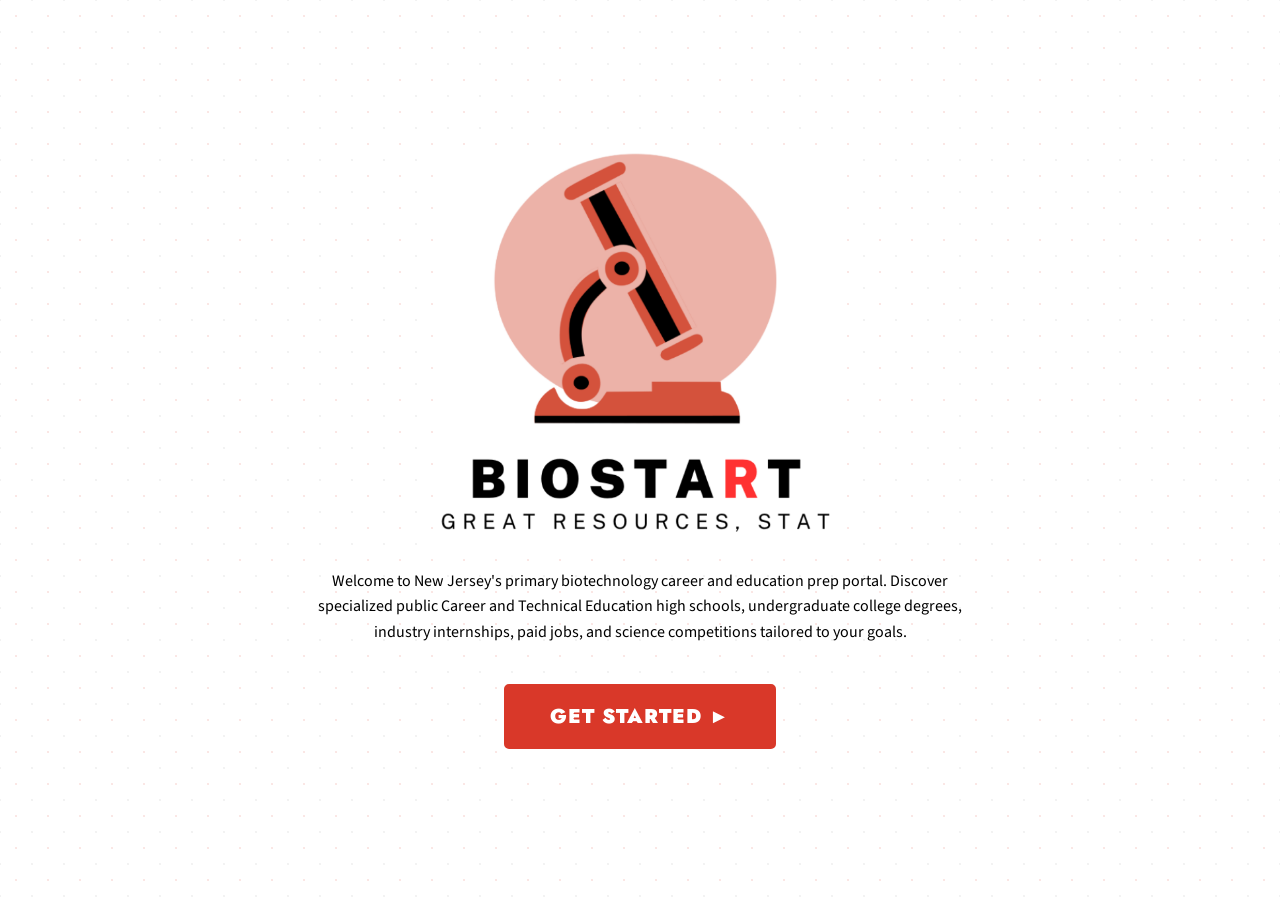
<file: index.html>
<!DOCTYPE html>
<html lang="en">
<head>
    <meta charset="UTF-8">
    <meta name="viewport" content="width=device-width, initial-scale=1.0">
    <title>BIOSTART - Biotechnology Career & College Prep</title>
    <link rel="stylesheet" href="style.css">
    <link rel="icon" href="favicon.ico" sizes="any">
    <link rel="icon" type="image/png" href="favicon-192.png">
    <link rel="apple-touch-icon" href="apple-touch-icon.png">
</head>
<body>

    <!-- FULLSCREEN SPLASH OVERLAY PAGE -->
    <div id="splash-overlay">
        <img src="Draft for CTE Website.png" alt="BIOSTART Logo" class="splash-logo-img">
        <p class="splash-desc">
            Welcome to New Jersey's primary biotechnology career and education prep portal. Discover specialized public Career and Technical Education high schools, undergraduate college degrees, industry internships, paid jobs, and science competitions tailored to your goals.
        </p>
        <button class="splash-btn" onclick="try { sessionStorage.setItem('biostartSplashSeen', '1'); } catch (e) {} document.getElementById('splash-overlay').style.display='none'">GET STARTED ►</button>
    </div>
    <script>
        // Show the splash only once per browser session; Home and the logo skip straight to the main page.
        try {
            if (sessionStorage.getItem('biostartSplashSeen')) {
                document.getElementById('splash-overlay').style.display = 'none';
            }
        } catch (e) {}
    </script>

    <!-- BRAND HEADER -->
    <header>
        <a class="brand-box" href="index.html">
            <img src="biostart_logo_removed.bg.png" alt="BIOSTART logo" class="brand-logo-img">
            <div class="brand-title">
                <h1>BIOSTA<span style="color: #D93829;">R</span>T</h1>
                <p>Great Resources, Stat</p>
            </div>
        </a>
        <a class="user-pill" href="profile.html">
            👤 <span id="user-greeting">Guest Account</span>
        </a>
    </header>

    <!-- NAVIGATION BAR -->
    <nav>
        <a href="index.html" class="nav-btn active">Home</a>
        <a href="survey.html" class="nav-btn">Take Survey</a>
        <a href="jobs.html" class="nav-btn">Internships & Jobs</a>
        <a href="colleges.html" class="nav-btn">Colleges</a>
        <a href="highschools.html" class="nav-btn">Vocational High Schools</a>
        <a href="opportunities.html" class="nav-btn">Opportunities</a>
        <a href="resume.html" class="nav-btn">Create</a>
        <a href="plan.html" class="nav-btn">My Plan</a>
    </nav>

    <!-- MAIN APP CONTAINER -->
    <div class="container">
        <div class="hero-card">
            <h1 class="hero-title">Biotechnology Career & College Prep:<br>Student Resources</h1>
            <p style="font-size: 15px; max-width: 750px; margin: 0 auto 20px; color: #444;">A central hub designed for New Jersey students from middle school through higher education to discover biotech CTE high schools, degree tracks, internships, paid positions, and academic competitions.</p>
            <a href="survey.html" class="arrow-btn">
                GET STARTED ►
            </a>
            <p style="font-size: 13px; font-weight: 800; margin-top: 12px; color: #666;">Take the survey to see your personalized results</p>
            <div class="hero-tagline">EXPLORE . APPLY . SUCCEED .</div>
        </div>
    </div>



    <script src="script.js"></script>
</body>
</html>
</file>
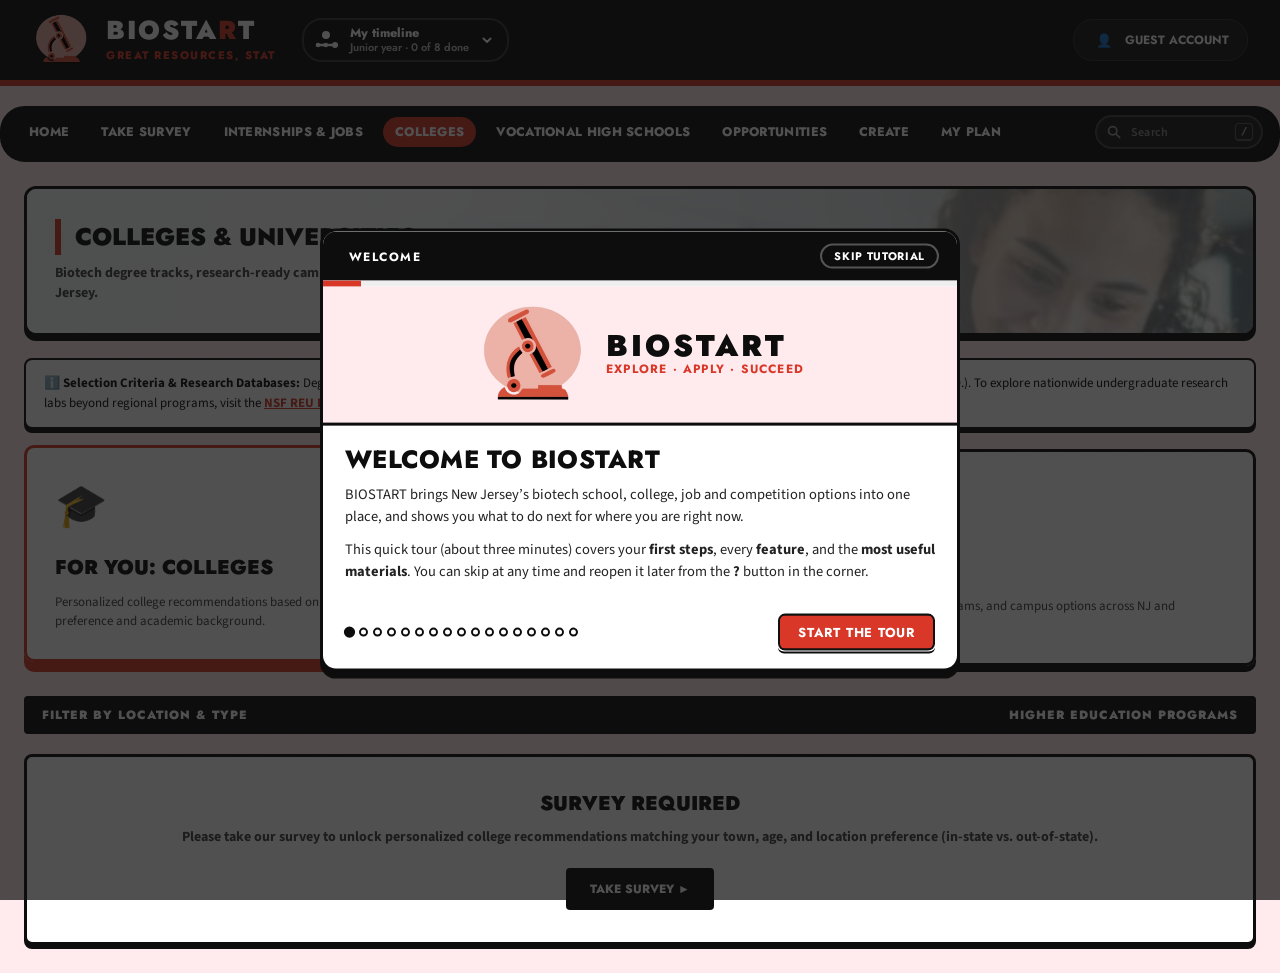
<file: colleges.html>
<!DOCTYPE html>
<html lang="en">
<head>
    <meta charset="UTF-8">
    <meta name="viewport" content="width=device-width, initial-scale=1.0">
    <title>Colleges & Universities - BIOSTART</title>
    <link rel="stylesheet" href="style.css">
    <link rel="icon" href="favicon.ico" sizes="any">
    <link rel="icon" type="image/png" href="favicon-192.png">
    <link rel="apple-touch-icon" href="apple-touch-icon.png">
</head>
<body>
    <header>
        <a class="brand-box" href="index.html">
            <img src="biostart_logo_removed.bg.png" alt="BIOSTART logo" class="brand-logo-img">
            <div class="brand-title">
                <h1>BIOSTA<span style="color: #D93829;">R</span>T</h1>
                <p>Great Resources, Stat</p>
            </div>
        </a>
        <a class="user-pill" href="profile.html">
            👤 <span id="user-greeting">Guest Account</span>
        </a>
    </header>

    <nav>
        <a href="index.html" class="nav-btn">Home</a>
        <a href="survey.html" class="nav-btn">Take Survey</a>
        <a href="jobs.html" class="nav-btn">Internships & Jobs</a>
        <a href="colleges.html" class="nav-btn active">Colleges</a>
        <a href="highschools.html" class="nav-btn">Vocational High Schools</a>
        <a href="opportunities.html" class="nav-btn">Opportunities</a>
        <a href="resume.html" class="nav-btn">Create</a>
        <a href="plan.html" class="nav-btn">My Plan</a>
    </nav>

    <div class="container">
        <h2>Colleges & Universities</h2>

        <!-- SELECTION CRITERIA & DATABASE BANNER -->
        <div style="background: white; border: 2px solid var(--biostart-black); padding: 14px 18px; border-radius: 8px; margin-bottom: 20px; box-shadow: 0 4px 0 var(--biostart-black); font-size: 13px;">
            <strong>ℹ️ Selection Criteria & Research Databases:</strong> Degree tracks are selected based on CTE articulation options, lab research facilities, and degree levels (A.S., B.S., M.S., Ph.D.). To explore nationwide undergraduate research labs beyond regional programs, visit the <a href="https://www.nsf.gov/crssprgm/reu/reu_search.jsp" target="_blank" style="color:var(--biostart-red); font-weight:bold;">NSF REU Directory</a> and <a href="https://www.pathwaystoscience.org/" target="_blank" style="color:var(--biostart-red); font-weight:bold;">Pathways to Science Database</a>.
        </div>

        <div class="canva-choice-grid">
            <div class="choice-card selected" id="col-card-foryou" onclick="selectCollegeTab('foryou')">
                <div class="choice-card-icon">🎓</div>
                <div class="choice-card-title">FOR YOU: COLLEGES</div>
                <div class="choice-card-desc">Personalized college recommendations based on your survey responses, including location preference and academic background.</div>
            </div>
            <div class="choice-card" id="col-card-all" onclick="selectCollegeTab('all')">
                <div class="choice-card-icon">🏛️</div>
                <div class="choice-card-title">ALL COLLEGES</div>
                <div class="choice-card-desc">Browse higher education institutions, degree programs, and campus options across NJ and nationwide.</div>
            </div>
        </div>
        <div class="filter-header-bar">
            <span>FILTER BY LOCATION & TYPE</span>
            <span>HIGHER EDUCATION PROGRAMS</span>
        </div>
        <div id="grid-col" class="grid"></div>
    </div>

    <div id="modal-overlay" class="modal-overlay" onclick="closeModal(event)">
        <div class="modal-card">
            <span class="modal-close" onclick="closeModalDirect()">&times;</span>
            <div id="modal-content"></div>
        </div>
    </div>

    <script src="script.js"></script>
</body>
</html>
</file>
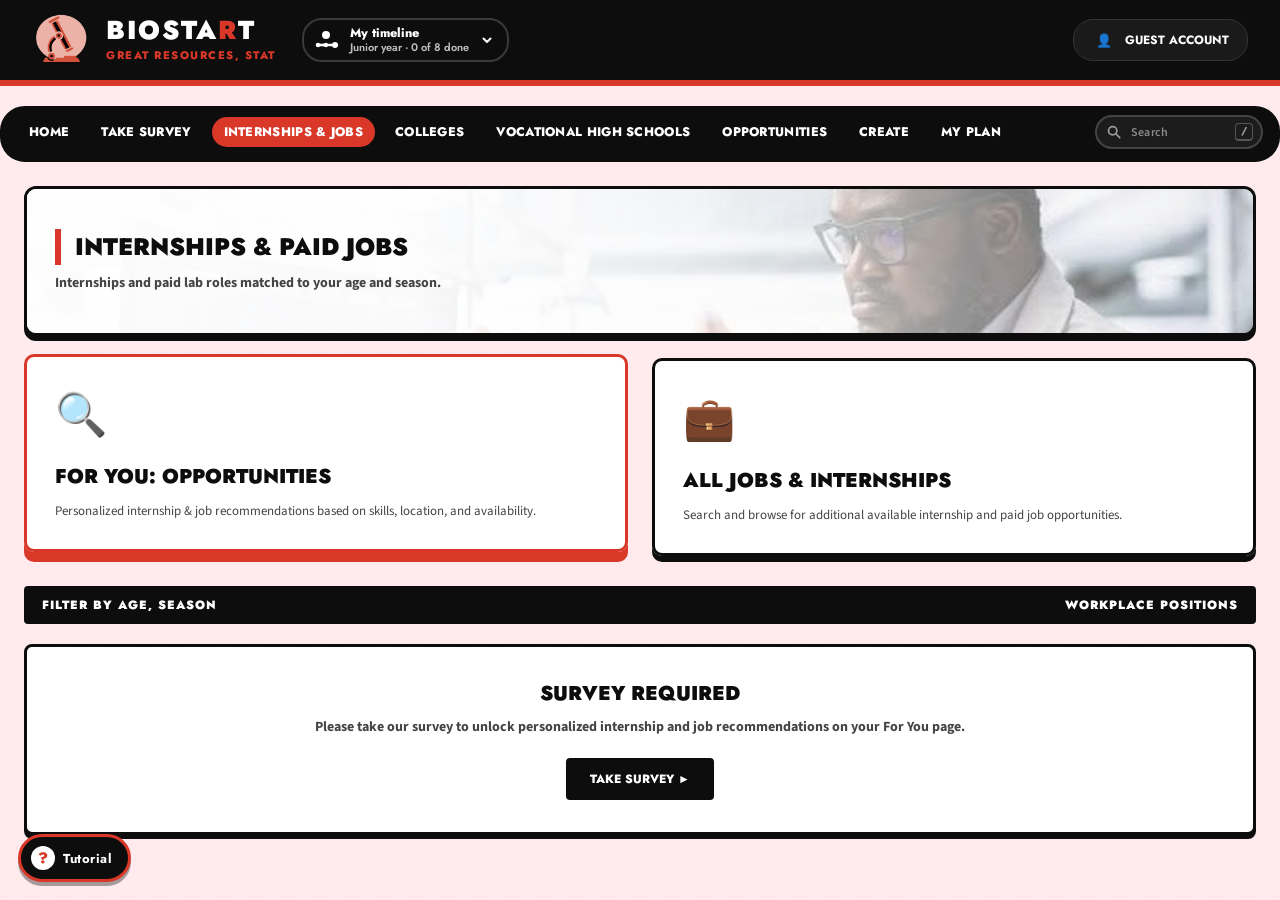
<file: jobs.html>
<!DOCTYPE html>
<html lang="en">
<head>
    <meta charset="UTF-8">
    <meta name="viewport" content="width=device-width, initial-scale=1.0">
    <title>Internships & Jobs - BIOSTART</title>
    <link rel="stylesheet" href="style.css">
    <link rel="icon" href="favicon.ico" sizes="any">
    <link rel="icon" type="image/png" href="favicon-192.png">
    <link rel="apple-touch-icon" href="apple-touch-icon.png">
</head>
<body>
    <header>
        <a class="brand-box" href="index.html">
            <img src="biostart_logo_removed.bg.png" alt="BIOSTART logo" class="brand-logo-img">
            <div class="brand-title">
                <h1>BIOSTA<span style="color: #D93829;">R</span>T</h1>
                <p>Great Resources, Stat</p>
            </div>
        </a>
        <a class="user-pill" href="profile.html">
            👤 <span id="user-greeting">Guest Account</span>
        </a>
    </header>

    <nav>
        <a href="index.html" class="nav-btn">Home</a>
        <a href="survey.html" class="nav-btn">Take Survey</a>
        <a href="jobs.html" class="nav-btn active">Internships & Jobs</a>
        <a href="colleges.html" class="nav-btn">Colleges</a>
        <a href="highschools.html" class="nav-btn">Vocational High Schools</a>
        <a href="opportunities.html" class="nav-btn">Opportunities</a>
        <a href="resume.html" class="nav-btn">Create</a>
        <a href="plan.html" class="nav-btn">My Plan</a>
    </nav>

    <div class="container">
        <h2>Internships & Paid Jobs</h2>
        <div class="canva-choice-grid">
            <div class="choice-card selected" id="job-card-foryou" onclick="selectJobTab('foryou')">
                <div class="choice-card-icon">🔍</div>
                <div class="choice-card-title">FOR YOU: OPPORTUNITIES</div>
                <div class="choice-card-desc">Personalized internship & job recommendations based on skills, location, and availability.</div>
            </div>
            <div class="choice-card" id="job-card-all" onclick="selectJobTab('all')">
                <div class="choice-card-icon">💼</div>
                <div class="choice-card-title">ALL JOBS & INTERNSHIPS</div>
                <div class="choice-card-desc">Search and browse for additional available internship and paid job opportunities.</div>
            </div>
        </div>
        <div class="filter-header-bar">
            <span>FILTER BY AGE, SEASON</span>
            <span>WORKPLACE POSITIONS</span>
        </div>
        <div id="grid-jobs" class="grid"></div>
    </div>

    <div id="modal-overlay" class="modal-overlay" onclick="closeModal(event)">
        <div class="modal-card">
            <span class="modal-close" onclick="closeModalDirect()">&times;</span>
            <div id="modal-content"></div>
        </div>
    </div>

    <script src="script.js"></script>
</body>
</html>
</file>
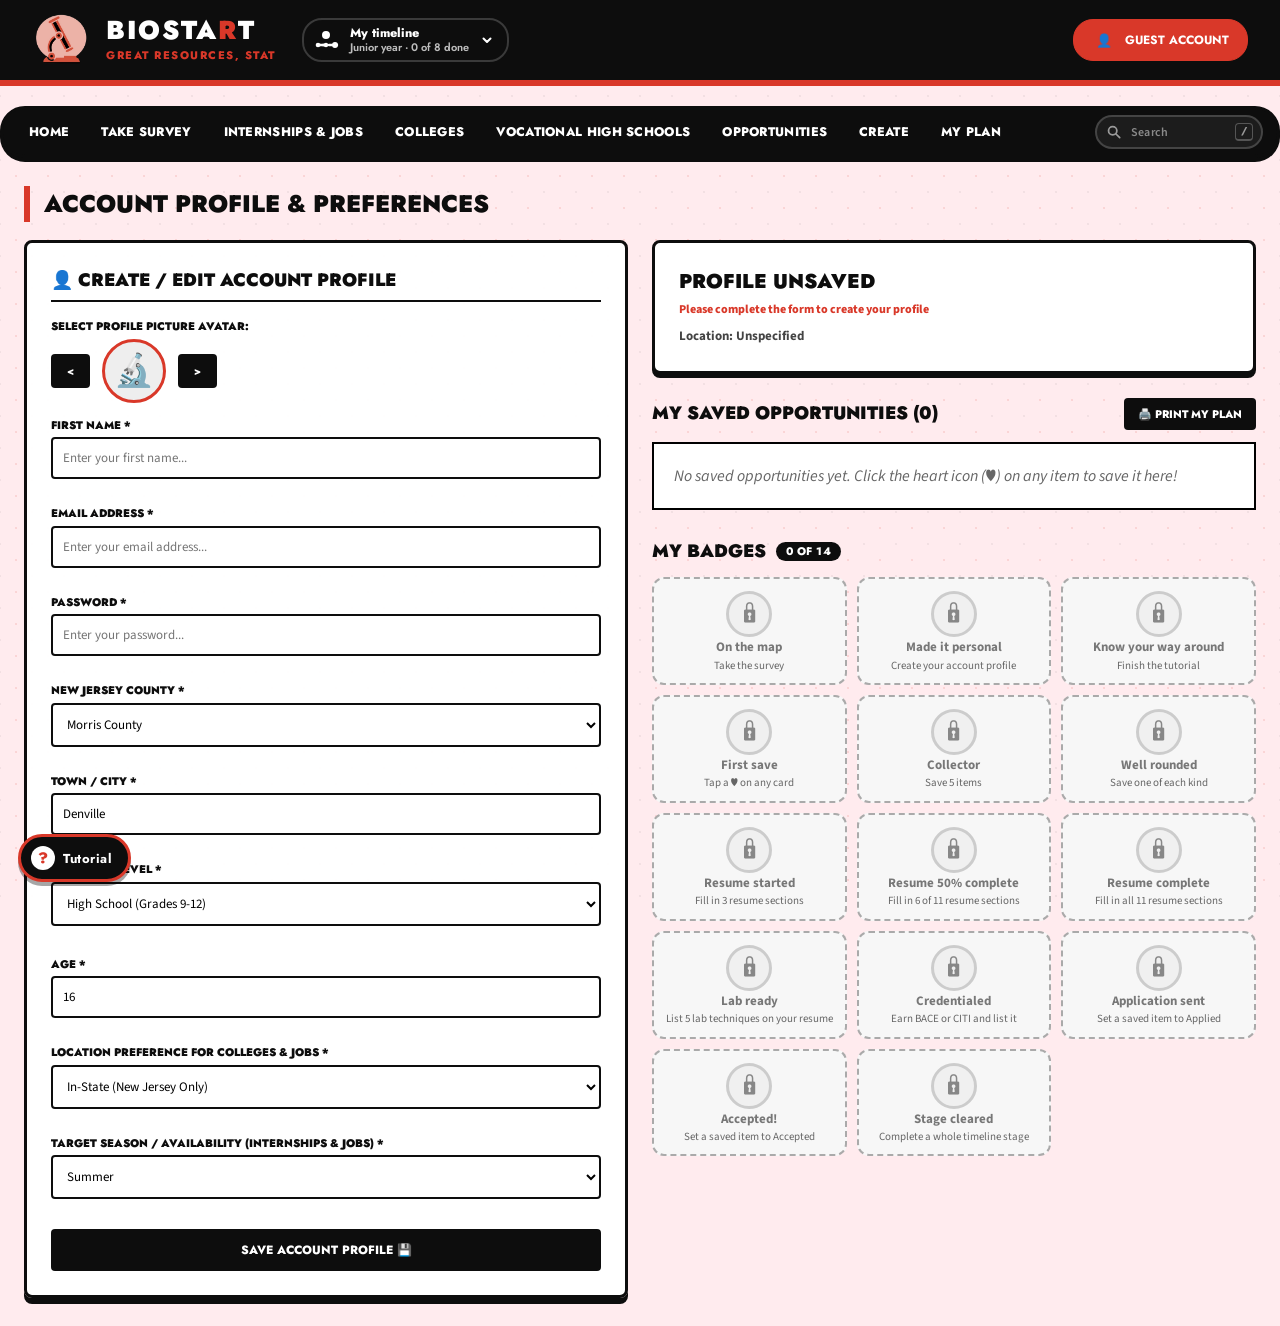
<file: opportunities.html>
<!DOCTYPE html>
<html lang="en">
<head>
    <meta charset="UTF-8">
    <meta name="viewport" content="width=device-width, initial-scale=1.0">
    <title>Account Profile - BIOSTART</title>
    <link rel="stylesheet" href="style.css">
    <link rel="icon" href="favicon.ico" sizes="any">
    <link rel="icon" type="image/png" href="favicon-192.png">
    <link rel="apple-touch-icon" href="apple-touch-icon.png">
</head>
<body>
    <header>
        <a class="brand-box" href="index.html">
            <img src="biostart_logo_removed.bg.png" alt="BIOSTART logo" class="brand-logo-img">
            <div class="brand-title">
                <h1>BIOSTA<span style="color: #D93829;">R</span>T</h1>
                <p>Great Resources, Stat</p>
            </div>
        </a>
        <a class="user-pill active" href="profile.html" aria-current="page">
            👤 <span id="user-greeting">Guest Account</span>
        </a>
    </header>

    <nav>
        <a href="index.html" class="nav-btn">Home</a>
        <a href="survey.html" class="nav-btn">Take Survey</a>
        <a href="jobs.html" class="nav-btn">Internships & Jobs</a>
        <a href="colleges.html" class="nav-btn">Colleges</a>
        <a href="highschools.html" class="nav-btn">Vocational High Schools</a>
        <a href="opportunities.html" class="nav-btn">Opportunities</a>
        <a href="resume.html" class="nav-btn">Create</a>
        <a href="plan.html" class="nav-btn">My Plan</a>
    </nav>

    <div class="container">
        <h2>Account Profile & Preferences</h2>
        <div class="profile-grid">
            
            <div class="form-card">
                <h3 style="font-size: 18px; text-transform: uppercase; font-weight: 900; margin-bottom: 16px; border-bottom: 2px solid var(--biostart-black); padding-bottom: 6px;">👤 Create / Edit Account Profile</h3>
                <form id="profile-edit-form" onsubmit="saveAccountProfile(event)">
                    <div style="margin-bottom: 14px;">
                        <label style="display:block; font-weight:900; text-transform:uppercase; font-size:11px; margin-bottom:4px;">Select Profile Picture Avatar:</label>
                        <div style="display:flex; align-items:center; gap:12px; margin-bottom:10px;">
                            <button type="button" class="btn-action" onclick="cycleAvatar(-1)">&lt;</button>
                            <div id="avatar-display" style="width:64px; height:64px; border-radius:50%; border:3px solid var(--biostart-red); background:#eee; display:flex; justify-content:center; align-items:center; font-size:32px;">🔬</div>
                            <button type="button" class="btn-action" onclick="cycleAvatar(1)">&gt;</button>
                        </div>
                    </div>
                    <div style="margin-bottom: 12px;">
                        <label style="display:block; font-weight:900; text-transform:uppercase; font-size:11px; margin-bottom:4px;">First Name *</label>
                        <input type="text" id="prof-fname" class="resume-field" placeholder="Enter your first name..." required>
                    </div>
                    <div style="margin-bottom: 12px;">
                        <label style="display:block; font-weight:900; text-transform:uppercase; font-size:11px; margin-bottom:4px;">Email Address *</label>
                        <input type="email" id="prof-email" class="resume-field" placeholder="Enter your email address..." required>
                    </div>
                    <div style="margin-bottom: 12px;">
                        <label style="display:block; font-weight:900; text-transform:uppercase; font-size:11px; margin-bottom:4px;">Password *</label>
                        <input type="password" id="prof-pass" class="resume-field" placeholder="Enter your password..." required>
                    </div>
                    <div style="margin-bottom: 12px;">
                        <label style="display:block; font-weight:900; text-transform:uppercase; font-size:11px; margin-bottom:4px;">New Jersey County *</label>
                        <select id="prof-county" class="resume-field" required>
                            <option value="" disabled selected>Select New Jersey County...</option>
                            <option value="Atlantic">Atlantic County</option>
                        <option value="Bergen">Bergen County</option>
                        <option value="Burlington">Burlington County</option>
                        <option value="Camden">Camden County</option>
                        <option value="Cape May">Cape May County</option>
                        <option value="Cumberland">Cumberland County</option>
                        <option value="Essex">Essex County</option>
                        <option value="Gloucester">Gloucester County</option>
                        <option value="Hudson">Hudson County</option>
                        <option value="Hunterdon">Hunterdon County</option>
                        <option value="Mercer">Mercer County</option>
                        <option value="Middlesex">Middlesex County</option>
                        <option value="Monmouth">Monmouth County</option>
                        <option value="Morris">Morris County</option>
                        <option value="Ocean">Ocean County</option>
                        <option value="Passaic">Passaic County</option>
                        <option value="Salem">Salem County</option>
                        <option value="Somerset">Somerset County</option>
                        <option value="Sussex">Sussex County</option>
                        <option value="Union">Union County</option>
                        <option value="Warren">Warren County</option>
                        </select>
                    </div>
                    <div style="margin-bottom: 12px;">
                        <label style="display:block; font-weight:900; text-transform:uppercase; font-size:11px; margin-bottom:4px;">Town / City *</label>
                        <input type="text" id="prof-town" class="resume-field" placeholder="Enter your town or city..." required>
                    </div>
                    <div style="margin-bottom: 16px;">
                        <label style="display:block; font-weight:900; text-transform:uppercase; font-size:11px; margin-bottom:4px;">Academic Level *</label>
                        <select id="prof-level" class="resume-field" required>
                            <option value="" disabled selected>Select Academic Level...</option>
                            <option value="Middle School">Middle School (Grades 6-8)</option>
                            <option value="High School">High School (Grades 9-12)</option>
                            <option value="College Undergrad">College Undergraduate</option>
                        </select>
                    </div>
                    <div style="margin-bottom: 12px;">
                        <label style="display:block; font-weight:900; text-transform:uppercase; font-size:11px; margin-bottom:4px;">Age *</label>
                        <input type="number" id="prof-age" class="resume-field" min="10" max="99" placeholder="Enter age between 10 and 99" required>
                    </div>
                    <div style="margin-bottom: 12px;">
                        <label style="display:block; font-weight:900; text-transform:uppercase; font-size:11px; margin-bottom:4px;">Location Preference for Colleges &amp; Jobs *</label>
                        <select id="prof-locpref" class="resume-field" required>
                            <option value="In State (NJ)">In-State (New Jersey Only)</option>
                            <option value="Out of State">Out-of-State Only</option>
                            <option value="Both">Both (In-State &amp; Out-of-State)</option>
                        </select>
                    </div>
                    <div style="margin-bottom: 16px;">
                        <label style="display:block; font-weight:900; text-transform:uppercase; font-size:11px; margin-bottom:4px;">Target Season / Availability (internships &amp; jobs) *</label>
                        <select id="prof-season" class="resume-field" required>
                            <option value="All Seasons">All Seasons / Year-Round</option>
                            <option value="Summer">Summer</option>
                            <option value="Fall">Fall</option>
                            <option value="Spring">Spring</option>
                            <option value="Winter">Winter</option>
                        </select>
                    </div>
                    <button type="submit" class="btn-action" style="padding: 12px 20px; font-size: 12px; width: 100%;">Save Account Profile 💾</button>
                </form>
            </div>

            <div>
                <div style="background: white; border: 3px solid var(--biostart-black); padding: 24px; border-radius: 8px; margin-bottom: 24px; box-shadow: 0 4px 0 var(--biostart-black);">
                    <h3 id="profile-name-display" style="font-size: 20px; text-transform: uppercase; font-weight: 900; margin-bottom: 4px;">Profile Unsaved</h3>
                    <p id="profile-email-display" style="font-size: 12px; color: var(--biostart-red); font-weight: 800; margin-bottom: 8px;">Please complete the form to create your profile</p>
                    <p id="profile-prefs-display" style="font-size: 13px; color: #444; font-weight: 700; margin-bottom: 4px;"></p>
                    <p id="profile-location-display" style="font-size: 13px; color: #444; font-weight: 700;">Location: Unspecified</p>
                </div>

                <div style="display:flex; align-items:center; justify-content:space-between; gap:10px; flex-wrap:wrap; margin-bottom:12px;">
                    <h3 style="font-size: 18px; text-transform: uppercase; font-weight: 900; margin:0;">My Saved Opportunities (<span id="saved-count">0</span>)</h3>
                    <a href="plan.html#plan" class="btn-action" style="padding: 8px 14px; font-size: 11px; text-decoration: none;">🖨️ Print My Plan</a>
                </div>
                <div id="saved-grid" class="grid" style="grid-template-columns: 1fr;"></div>
            </div>

        </div>
    </div>

    <script src="script.js"></script>
</body>
</html>
</file>
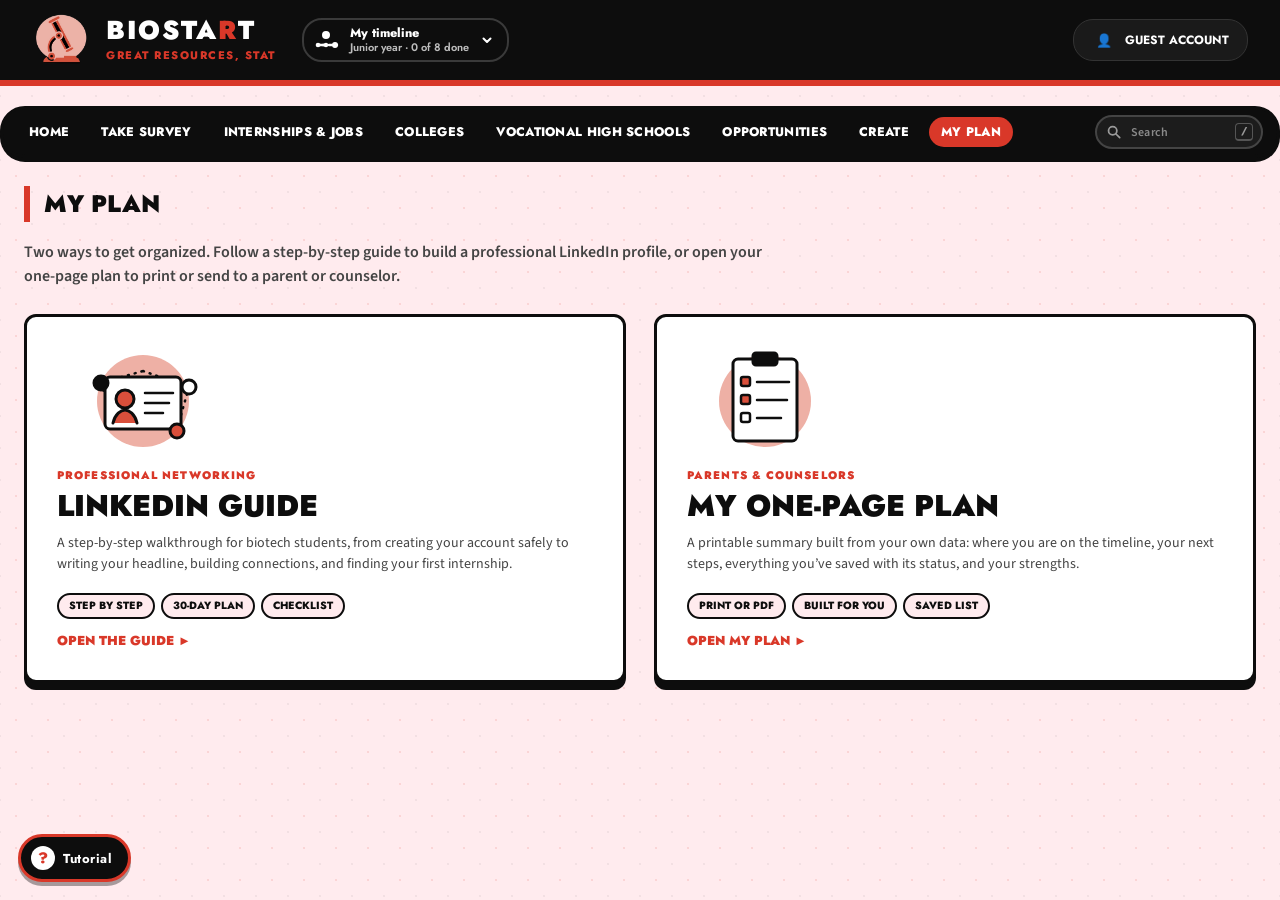
<file: plan.html>
<!DOCTYPE html>
<html lang="en">
<head>
    <meta charset="UTF-8">
    <meta name="viewport" content="width=device-width, initial-scale=1.0">
    <title>My Plan - BIOSTART</title>
    <link rel="stylesheet" href="style.css">
    <link rel="icon" href="favicon.ico" sizes="any">
    <link rel="icon" type="image/png" href="favicon-192.png">
    <link rel="apple-touch-icon" href="apple-touch-icon.png">
</head>
<body class="plan-page">
    <header>
        <a class="brand-box" href="index.html">
            <img src="biostart_logo_removed.bg.png" alt="BIOSTART logo" class="brand-logo-img">
            <div class="brand-title">
                <h1>BIOSTA<span style="color: #D93829;">R</span>T</h1>
                <p>Great Resources, Stat</p>
            </div>
        </a>
        <a class="user-pill" href="profile.html">
            👤 <span id="user-greeting">Guest Account</span>
        </a>
    </header>

    <nav>
        <a href="index.html" class="nav-btn">Home</a>
        <a href="survey.html" class="nav-btn">Take Survey</a>
        <a href="jobs.html" class="nav-btn">Internships & Jobs</a>
        <a href="colleges.html" class="nav-btn">Colleges</a>
        <a href="highschools.html" class="nav-btn">Vocational High Schools</a>
        <a href="opportunities.html" class="nav-btn">Opportunities</a>
        <a href="resume.html" class="nav-btn">Create</a>
        <a href="plan.html" class="nav-btn active">My Plan</a>
    </nav>

    <div class="container">
        <h2>My Plan</h2>
        <div id="plan-root"></div>
    </div>

    <script src="script.js"></script>
</body>
</html>
</file>
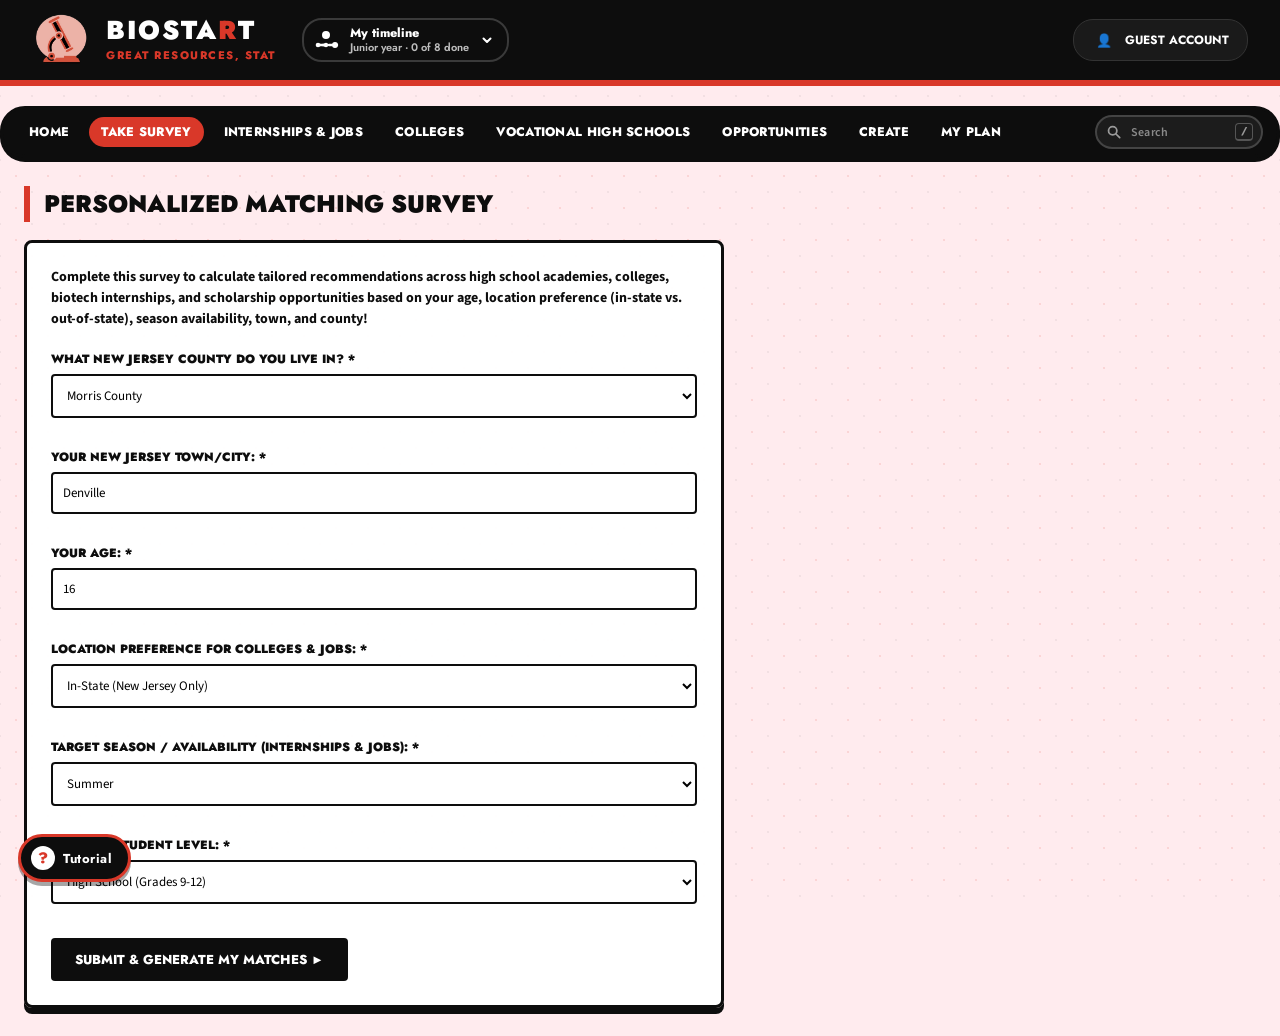
<file: survey.html>
<!DOCTYPE html>
<html lang="en">
<head>
    <meta charset="UTF-8">
    <meta name="viewport" content="width=device-width, initial-scale=1.0">
    <title>Take Survey - BIOSTART</title>
    <link rel="stylesheet" href="style.css">
    <link rel="icon" href="favicon.ico" sizes="any">
    <link rel="icon" type="image/png" href="favicon-192.png">
    <link rel="apple-touch-icon" href="apple-touch-icon.png">
</head>
<body>
    <header>
        <a class="brand-box" href="index.html">
            <img src="biostart_logo_removed.bg.png" alt="BIOSTART logo" class="brand-logo-img">
            <div class="brand-title">
                <h1>BIOSTA<span style="color: #D93829;">R</span>T</h1>
                <p>Great Resources, Stat</p>
            </div>
        </a>
        <a class="user-pill" href="profile.html">
            👤 <span id="user-greeting">Guest Account</span>
        </a>
    </header>

    <nav>
        <a href="index.html" class="nav-btn">Home</a>
        <a href="survey.html" class="nav-btn active">Take Survey</a>
        <a href="jobs.html" class="nav-btn">Internships & Jobs</a>
        <a href="colleges.html" class="nav-btn">Colleges</a>
        <a href="highschools.html" class="nav-btn">Vocational High Schools</a>
        <a href="opportunities.html" class="nav-btn">Opportunities</a>
        <a href="resume.html" class="nav-btn">Create</a>
        <a href="plan.html" class="nav-btn">My Plan</a>
    </nav>

    <div class="container">
        <h2>Personalized Matching Survey</h2>
        <div class="form-card" style="max-width: 700px;">
            <p style="margin-bottom: 20px; font-weight: 700; font-size: 14px;">Complete this survey to calculate tailored recommendations across high school academies, colleges, biotech internships, and scholarship opportunities based on your age, location preference (in-state vs. out-of-state), season availability, town, and county!</p>
            <form id="survey-form" onsubmit="handleSurveySubmit(event)">
                <div style="margin-bottom: 16px;">
                    <label style="display:block; font-weight:900; text-transform:uppercase; font-size:12px; margin-bottom:6px;">What New Jersey county do you live in? *</label>
                    <select id="survey-county" class="resume-field" required>
                        <option value="">Select County...</option>
                        <option value="Atlantic">Atlantic County</option>
                        <option value="Bergen">Bergen County</option>
                        <option value="Burlington">Burlington County</option>
                        <option value="Camden">Camden County</option>
                        <option value="Cape May">Cape May County</option>
                        <option value="Cumberland">Cumberland County</option>
                        <option value="Essex">Essex County</option>
                        <option value="Gloucester">Gloucester County</option>
                        <option value="Hudson">Hudson County</option>
                        <option value="Hunterdon">Hunterdon County</option>
                        <option value="Mercer">Mercer County</option>
                        <option value="Middlesex">Middlesex County</option>
                        <option value="Monmouth">Monmouth County</option>
                        <option value="Morris" selected>Morris County</option>
                        <option value="Ocean">Ocean County</option>
                        <option value="Passaic">Passaic County</option>
                        <option value="Salem">Salem County</option>
                        <option value="Somerset">Somerset County</option>
                        <option value="Sussex">Sussex County</option>
                        <option value="Union">Union County</option>
                        <option value="Warren">Warren County</option>
                    </select>
                </div>
                <div style="margin-bottom: 16px;">
                    <label style="display:block; font-weight:900; text-transform:uppercase; font-size:12px; margin-bottom:6px;">Your New Jersey Town/City: *</label>
                    <input type="text" id="survey-town" class="resume-field" value="Denville" placeholder="e.g. Denville, Edison, Newark, Morristown" required>
                </div>
                <div style="margin-bottom: 16px;">
                    <label style="display:block; font-weight:900; text-transform:uppercase; font-size:12px; margin-bottom:6px;">Your Age: *</label>
                    <input type="number" id="survey-age" class="resume-field" min="10" max="99" value="16" placeholder="Enter age between 10 and 99" required>
                </div>
                <div style="margin-bottom: 16px;">
                    <label style="display:block; font-weight:900; text-transform:uppercase; font-size:12px; margin-bottom:6px;">Location Preference for Colleges & Jobs: *</label>
                    <select id="survey-location-pref" class="resume-field" required>
                        <option value="In State (NJ)" selected>In-State (New Jersey Only)</option>
                        <option value="Out of State">Out-of-State Only</option>
                        <option value="Both">Both (In-State & Out-of-State)</option>
                    </select>
                </div>
                <div style="margin-bottom: 16px;">
                    <label style="display:block; font-weight:900; text-transform:uppercase; font-size:12px; margin-bottom:6px;">Target Season / Availability (internships &amp; jobs): *</label>
                    <select id="survey-season" class="resume-field" required>
                        <option value="All Seasons">All Seasons / Year-Round</option>
                        <option value="Summer" selected>Summer</option>
                        <option value="Fall">Fall</option>
                        <option value="Spring">Spring</option>
                        <option value="Winter">Winter</option>
                    </select>
                </div>
                <div style="margin-bottom: 20px;">
                    <label style="display:block; font-weight:900; text-transform:uppercase; font-size:12px; margin-bottom:6px;">Current Student Level: *</label>
                    <select id="survey-level" class="resume-field" required>
                        <option value="Middle School">Middle School (Grades 6-8)</option>
                        <option value="High School" selected>High School (Grades 9-12)</option>
                        <option value="College Undergrad">College Undergraduate</option>
                    </select>
                </div>
                <button type="submit" class="btn-action" style="padding: 12px 24px; font-size: 13px;">Submit & Generate My Matches ►</button>
            </form>
        </div>
    </div>

    <script src="script.js"></script>
</body>
</html>
</file>
<file: style.css>
@import url('https://fonts.googleapis.com/css2?family=Jost:wght@400;500;600;700;800;900&family=Source+Sans+3:wght@400;500;600;700&display=swap');

/* style.css */
/* ==========================================================================
   BIOSTART CANVA DESIGN SYSTEM (RED #D93829, BLACK #0D0D0D, SOFT PINK/CREAM)
   ========================================================================== */
   :root {
    --biostart-red: #D93829;
    --biostart-red-hover: #b82a1d;
    --biostart-black: #0d0d0d;
    --biostart-white: #ffffff;
    --biostart-bg: hsl(351, 100%, 96%);
    --biostart-card-bg: hsl(351, 100%, 96%);
    --biostart-gray-light: rgb(255, 255, 255);
    --biostart-border: #0d0d0d;
    --font-display: 'Jost', 'Century Gothic', 'Avenir Next', 'Futura', sans-serif;
    --font-body: 'Source Sans 3', 'Segoe UI', -apple-system, BlinkMacSystemFont, Roboto, sans-serif;
    --font-mono: 'Jost', 'Century Gothic', 'Avenir Next', 'Futura', sans-serif;   /* small labels use the display face */
    --biostart-font-main: var(--font-body);
}

* {
    box-sizing: border-box;
    margin: 0;
    padding: 0;
}

body {
    font-family: var(--biostart-font-main);
    background-color: var(--biostart-bg);
    /* SUBTLE GEOMETRIC DOT GRID PATTERN */
    background-image:
        radial-gradient(rgba(217, 56, 41, 0.12) 1.5px, transparent 1.5px),
        radial-gradient(rgba(13, 13, 13, 0.05) 1.5px, transparent 1.5px);
    background-position: 0 0, 16px 16px;
    background-size: 32px 32px, 32px 32px;
    background-attachment: fixed;
    color: var(--biostart-black);
    line-height: 1.5;
    -webkit-font-smoothing: antialiased;
    position: relative;
}


/* --- SPLASH OVERLAY PAGE --- */
#splash-overlay {
    position: fixed;
    top: 0; left: 0; width: 100vw; height: 100vh;
    background-color: var(--biostart-white);
    color: var(--biostart-white);
    z-index: 9999;
    display: flex;
    flex-direction: column;
    justify-content: center;
    align-items: center;
    text-align: center;
    padding: 24px;
    overflow-y: auto;
     background-image: 
        radial-gradient(rgba(217, 56, 41, 0.12) 1.5px, transparent 1.5px), 
        radial-gradient(rgba(13, 13, 13, 0.05) 1.5px, transparent 1.5px);
    background-position: 0 0, 16px 16px;
    background-size: 32px 32px;
    background-attachment: fixed;
    color: var(--biostart-black);
    line-height: 1.5;
}

.splash-logo-img {
    width: auto;
    height: auto;
    max-width: min(560px, 100%);
    max-height: 45vh;
    object-fit: contain;
    margin-bottom: 16px;
}

.splash-title {
    font-size: 52px;
    font-weight: 900;
    letter-spacing: 3px;
    text-transform: uppercase;
    color: black;
    line-height: 1;
}

.splash-sub {
    font-size: 16px;
    font-weight: 800;
    letter-spacing: 2.5px;
    color: var(--biostart-red);
    text-transform: uppercase;
    margin-top: 10px;
    margin-bottom: 24px;
}

.splash-desc {
    max-width: 680px;
    font-size: 16px;
    color: black;
    margin-bottom: 36px;
    line-height: 1.6;
}

.splash-btn {
    background-color: var(--biostart-red);
    color: white;
    border: 3px solid white;
    padding: 18px 46px;
    font-size: 20px;
    font-weight: 900;
    text-transform: uppercase;
    cursor: pointer;
    border-radius: 8px;
    box-shadow: 0 6px 0 white;
    transition: all 0.2s;
    letter-spacing: 1px;
    text-decoration: none;
    display: inline-block;
}

.splash-btn:hover {
    transform: translateY(-4px);
    box-shadow: 0 10px 0 white;
    background-color: var(--biostart-red-hover);
}

/* --- SITE HEADER & BRANDING --- */
header {
    background-color: var(--biostart-black);
    color: var(--biostart-white);
    border-bottom: 6px solid var(--biostart-red);
    padding: 14px 32px;
    display: flex;
    justify-content: space-between;
    align-items: center;
    flex-wrap: wrap;
    gap: 15px;
    position: relative;
    z-index: 10;
}

.brand-box {
    display: flex;
    align-items: center;
    gap: 16px;
    cursor: pointer;
    text-decoration: none;
}

.brand-logo-img {
    height: 52px;
    width: auto;
    object-fit: contain;
}

.brand-title h1 {
    font-size: 26px; font-weight: 900;
    letter-spacing: 2px; text-transform: uppercase;
    color: var(--biostart-white); margin: 0; line-height: 1;
}

.brand-title p {
    font-size: 11px; text-transform: uppercase;
    letter-spacing: 1.5px; color: var(--biostart-red);
    font-weight: 800; margin-top: 4px;
}

.user-pill {
    background: #1a1a1a;
    border: 1px solid #333;
    padding: 8px 18px;
    border-radius: 20px;
    font-size: 12px;
    font-weight: 700;
    text-transform: uppercase;
    color: white;
    cursor: pointer;
    text-decoration: none;
    transition: background 0.2s;
}

.user-pill:hover {
    background: #2a2a2a;
    border-color: var(--biostart-red);
}

.user-pill { display: inline-flex; align-items: center; gap: 9px; }

/* Avatar badge: same red-ringed circle used on the profile page, scaled down */
.user-avatar {
    display: inline-flex;
    align-items: center;
    justify-content: center;
    width: 24px;
    height: 24px;
    font-size: 13px;
    line-height: 1;
    border-radius: 50%;
    flex-shrink: 0;
}
.user-avatar.is-picked {
    background: #eee;
    border: 2px solid var(--biostart-red);
    font-size: 12px;
}

/* ==========================================================================
   NAVIGATION BAR & SEARCH BAR (INLINE & BALANCED)
   ========================================================================== */
nav {
    background-color: var(--biostart-black);
    border: 3px solid var(--biostart-black);
    border-radius: 25px;
    display: flex;
    justify-content: space-between;
    align-items: center;
    flex-wrap: nowrap; /* Forces search bar to stay on the same line */
    gap: 4px 8px;
    overflow-x: auto;
    white-space: nowrap;
    padding: 6px 14px;
    margin: 20px auto 0;
    max-width: 1280px;
    box-shadow: 0 4px 0 var(--biostart-black);
    position: relative;
    z-index: 10;
}

/* Scaled-down button sizing */
nav a.nav-btn {
    background: none;
    border: none;
    color: var(--biostart-white);
    padding: 6px 12px;
    font-weight: 800;
    text-transform: uppercase;
    font-size: 12.5px;
    letter-spacing: 0.3px;
    cursor: pointer;
    transition: all 0.2s;
    border-radius: 20px;
    text-decoration: none;
    display: inline-block;
    margin: 0;
    flex-shrink: 0;
}

nav a.nav-btn:hover, nav a.nav-btn.active {
    color: var(--biostart-white);
    background-color: var(--biostart-red);
}

/* Inline search bar (34px height) */
.nav-search {
    --search-closed-w: 160px;
    --search-open-w: min(360px, calc(100vw - 32px));
    --search-ease: cubic-bezier(0.22, 1, 0.36, 1);
    position: relative;
    margin-left: auto;
    order: 99;
    flex: 0 0 var(--search-closed-w);
    width: var(--search-closed-w);
    height: 34px;
    z-index: 5;
    flex-shrink: 0;
}

#site-search-input {
    position: absolute;
    top: 0;
    right: 0;
    width: 100%;
    height: 100%;
    box-sizing: border-box;
    background: #1c1c1c;
    color: var(--biostart-white);
    border: 2px solid #444;
    border-radius: 20px;
    padding: 0 36px 0 32px;
    font-size: 12px;
    font-weight: 700;
    font-family: inherit;
    letter-spacing: 0.2px;
    outline: none;
    box-shadow: 0 0 0 var(--biostart-red);
    transition: width 0.34s var(--search-ease),
                background 0.2s ease,
                border-color 0.2s ease,
                border-radius 0.34s var(--search-ease),
                box-shadow 0.2s ease,
                transform 0.2s ease;
}
#site-search-input::placeholder { color: #8a8a8a; font-weight: 600; transition: color 0.2s ease; }
#site-search-input:hover { border-color: #6a6a6a; }
#site-search-input:focus {
    width: var(--search-open-w);
    background: #000;
    border-color: var(--biostart-red);
    border-radius: 10px;
    box-shadow: 0 3px 0 var(--biostart-red);
    transform: translateY(-1px);
}
#site-search-input:focus::placeholder { color: #666; }
#site-search-input::-webkit-search-cancel-button { display: none; }

.ns-icon {
    position: absolute;
    left: auto;
    right: calc(var(--search-closed-w) - 24px);
    top: 50%;
    width: 14px;
    height: 14px;
    margin-top: -7px;
    color: #9a9a9a;
    pointer-events: none;
    z-index: 2;
    transition: color 0.2s ease, transform 0.34s var(--search-ease), right 0.34s var(--search-ease);
}
.nav-search:focus-within .ns-icon { 
    color: var(--biostart-red); 
    transform: translateY(-1px); 
    right: calc(var(--search-open-w) - 24px); 
}

.ns-kbd, .ns-clear {
    position: absolute;
    right: 10px;
    top: 50%;
    z-index: 2;
    transition: opacity 0.15s ease, transform 0.2s ease, background 0.15s ease;
}
.ns-kbd {
    transform: translateY(-50%);
    min-width: 18px;
    padding: 1px 5px 2px;
    text-align: center;
    font: 800 10px/1.2 var(--biostart-font-main);
    color: #999;
    border: 1px solid #555;
    border-bottom-width: 2px;
    border-radius: 4px;
    pointer-events: none;
}
.nav-search:focus-within .ns-kbd,
.nav-search.has-value .ns-kbd { opacity: 0; }

.ns-clear {
    width: 20px;
    height: 20px;
    margin-top: -10px;
    padding: 0;
    border: none;
    border-radius: 50%;
    background: #2a2a2a;
    color: #ddd;
    font: 800 13px/20px var(--biostart-font-main);
    text-align: center;
    cursor: pointer;
    opacity: 0;
    pointer-events: none;
    transform: scale(0.7);
}
.nav-search.has-value .ns-clear { opacity: 1; pointer-events: auto; transform: scale(1); }
.ns-clear:hover { background: var(--biostart-red); color: #fff; }

/* --- MAIN CONTAINER & PAGES --- */
.container {
    max-width: 1280px;
    margin: 28px auto;
    padding: 0 24px;
    min-height: 75vh;
    position: relative;
    z-index: 1;
}

/* --- CANVA HERO BANNER (PURE CSS LAYERED PATTERN) --- */
.hero-card {
    background: 
        linear-gradient(135deg, rgba(255, 255, 255, 0.98) 0%, rgba(250, 248, 245, 0.98) 100%);
    border: 3px solid var(--biostart-black);
    border-radius: 12px;
    padding: 42px 32px;
    text-align: center;
    box-shadow: 0 8px 0 var(--biostart-black);
    margin-bottom: 32px;
    position: relative;
    overflow: hidden;
}

.hero-title {
    font-size: 32px;
    font-weight: 900;
    text-transform: uppercase;
    letter-spacing: 1px;
    color: var(--biostart-black);
    margin-bottom: 16px;
    line-height: 1.2;
}

.hero-tagline {
    font-size: 22px;
    font-weight: 900;
    letter-spacing: 3px;
    color: var(--biostart-red);
    text-transform: uppercase;
    margin-top: 28px;
}

.arrow-btn {
    display: inline-flex;
    align-items: center;
    gap: 12px;
    background-color: var(--biostart-red);
    color: white;
    border: 3px solid var(--biostart-black);
    padding: 16px 36px;
    font-size: 18px;
    font-weight: 900;
    text-transform: uppercase;
    cursor: pointer;
    border-radius: 6px;
    box-shadow: 0 4px 0 var(--biostart-black);
    transition: transform 0.15s, box-shadow 0.15s;
    text-decoration: none;
}

.arrow-btn:hover {
    transform: translateY(-3px);
    box-shadow: 0 7px 0 var(--biostart-black);
    background-color: var(--biostart-red-hover);
}

/* --- CANVA VISUAL CHOICE CARDS --- */
.canva-choice-grid {
    display: grid;
    grid-template-columns: 1fr 1fr;
    gap: 24px;
    margin-bottom: 30px;
}

@media (max-width: 768px) {
    .canva-choice-grid { grid-template-columns: 1fr; }
}

.choice-card {
    background: rgba(255, 255, 255, 0.98);
    border: 3px solid var(--biostart-black);
    border-radius: 10px;
    padding: 28px;
    cursor: pointer;
    transition: all 0.2s;
    box-shadow: 0 6px 0 var(--biostart-black);
    display: flex;
    flex-direction: column;
    justify-content: space-between;
}

.choice-card:hover, .choice-card.selected {
    transform: translateY(-4px);
    box-shadow: 0 10px 0 var(--biostart-red);
    border-color: var(--biostart-red);
}

.choice-card-icon {
    font-size: 42px;
    margin-bottom: 14px;
}

.choice-card-title {
    font-size: 20px;
    font-weight: 900;
    text-transform: uppercase;
    margin-bottom: 10px;
    color: var(--biostart-black);
}

.choice-card-desc {
    font-size: 13px;
    color: #444;
    line-height: 1.45;
}

/* --- HEADINGS & FILTER HEADERS --- */
h2 {
    font-size: 24px;
    text-transform: uppercase;
    font-weight: 900;
    color: var(--biostart-black);
    margin-bottom: 18px;
    border-left: 6px solid var(--biostart-red);
    padding-left: 14px;
}

.filter-header-bar {
    background: var(--biostart-black);
    color: white;
    padding: 10px 18px;
    font-weight: 900;
    font-size: 12px;
    text-transform: uppercase;
    letter-spacing: 1px;
    border-radius: 4px;
    margin-bottom: 20px;
    display: flex;
    justify-content: space-between;
    align-items: center;
}

/* --- CARDS GRID LAYOUT --- */
.grid {
    display: grid;
    grid-template-columns: repeat(auto-fill, minmax(320px, 1fr));
    gap: 22px;
}

.card {
    background: rgba(255, 255, 255, 0.98);
    border: 2px solid var(--biostart-black);
    border-radius: 8px;
    padding: 22px;
    position: relative;
    display: flex;
    flex-direction: column;
    justify-content: space-between;
    box-shadow: 0 4px 0 var(--biostart-black);
    transition: transform 0.2s, box-shadow 0.2s;
}

.card:hover {
    transform: translateY(-4px);
    box-shadow: 0 8px 0 var(--biostart-black);
}

.card-tag {
    background-color: var(--biostart-black);
    color: white;
    font-size: 10px;
    font-weight: 800;
    text-transform: uppercase;
    padding: 4px 9px;
    border-radius: 3px;
    margin-bottom: 12px;
    width: fit-content;
}

.card-title {
    font-size: 17px;
    font-weight: 900;
    text-transform: uppercase;
    margin-bottom: 8px;
    color: var(--biostart-black);
}

.card-body {
    font-size: 13px;
    color: #333;
    margin-bottom: 16px;
    line-height: 1.45;
}

.card-actions {
    display: flex;
    justify-content: space-between;
    align-items: center;
    margin-top: auto;
    padding-top: 12px;
    border-top: 1px solid #ddd;
}

.btn-action {
    background: var(--biostart-black);
    color: white;
    border: none;
    padding: 9px 16px;
    font-weight: 800;
    font-size: 11px;
    text-transform: uppercase;
    cursor: pointer;
    border-radius: 4px;
    transition: background 0.2s;
    text-decoration: none;
}

.btn-action:hover {
    background: var(--biostart-red);
}

.like-heart {
    display: inline-block;
    font-size: 24px;
    cursor: pointer;
    color: #ccc;
    transition: color 0.2s, transform 0.15s;
    user-select: none;
}
.like-heart:hover { transform: scale(1.2); }
.like-heart:active { transform: scale(0.85); }

.like-heart.liked {
    color: var(--biostart-red);
}

/* --- CTE HIGH SCHOOL SIDEBAR --- */
.hs-layout {
    display: grid;
    grid-template-columns: 280px 1fr;
    gap: 24px;
}

@media (max-width: 800px) {
    .hs-layout { grid-template-columns: 1fr; }
}

.hs-sidebar {
    background: rgba(255, 255, 255, 0.98);
    border: 2px solid var(--biostart-black);
    padding: 20px;
    border-radius: 8px;
    box-shadow: 0 4px 0 var(--biostart-black);
    height: fit-content;
}

.county-list {
    list-style: none;
    margin-top: 10px;
}

.county-list li {
    padding: 8px 12px;
    font-weight: 800;
    font-size: 12px;
    text-transform: uppercase;
    cursor: pointer;
    border-radius: 4px;
    border: 1px solid transparent;
    margin-bottom: 4px;
}

.county-list li:hover, .county-list li.active {
    background: var(--biostart-red);
    color: white;
    border-color: var(--biostart-black);
}

/* --- RESUME & PROFILE FORMS --- */
.resume-grid, .profile-grid {
    display: grid;
    grid-template-columns: 1fr 1fr;
    gap: 24px;
}

@media (max-width: 850px) {
    .resume-grid, .profile-grid { grid-template-columns: 1fr; }
}

.form-card {
    background: rgba(255, 255, 255, 0.98);
    border: 3px solid var(--biostart-black);
    padding: 24px;
    border-radius: 8px;
    box-shadow: 0 6px 0 var(--biostart-black);
}

.resume-field {
    width: 100%;
    padding: 10px;
    margin-bottom: 14px;
    border: 2px solid var(--biostart-black);
    border-radius: 4px;
    font-family: var(--biostart-font-main);
    font-size: 13px;
    background: white;
}

/* SAMPLE TOGGLE SWITCH BOX STYLES */
.sample-toggle-box {
    background: #fff0f0;
    border: 2px solid var(--biostart-red);
    border-radius: 6px;
    padding: 10px 14px;
    margin-bottom: 16px;
}

.toggle-container {
    display: inline-flex;
    align-items: center;
    cursor: pointer;
    user-select: none;
}

.toggle-container input {
    display: none;
}

.toggle-slider {
    width: 38px;
    height: 22px;
    background-color: #ccc;
    border: 2px solid var(--biostart-black);
    border-radius: 20px;
    position: relative;
    transition: 0.25s;
    margin-right: 10px;
    flex-shrink: 0;
}

.toggle-slider::before {
    content: "";
    position: absolute;
    width: 14px;
    height: 14px;
    border-radius: 50%;
    background-color: white;
    border: 1px solid var(--biostart-black);
    top: 2px;
    left: 2px;
    transition: 0.25s;
}

.toggle-container input:checked + .toggle-slider {
    background-color: var(--biostart-red);
}

.toggle-container input:checked + .toggle-slider::before {
    transform: translateX(16px);
}

.toggle-label {
    font-size: 11.5px;
    font-weight: 800;
    text-transform: uppercase;
    color: var(--biostart-black);
}

/* RESUME DISPLAY PREVIEW BOX WITH PURE CSS CLEAN BACKGROUND */
.resume-preview-container {
    background: linear-gradient(180deg, #ffffff 0%, #fafafa 100%);
    border: 2px solid var(--biostart-black);
    padding: 36px;
    border-radius: 0 0 8px 8px;
    box-shadow: 0 4px 12px rgba(0,0,0,0.15);
    min-height: 520px;
    position: relative;
}

/* --- RESUME BUILDER & TEMPLATES CANVA STYLES --- */
.template-selector-section {
    background: rgba(255, 255, 255, 0.98);
    border: 3px solid var(--biostart-black);
    padding: 20px;
    border-radius: 8px;
    margin-bottom: 24px;
    box-shadow: 0 4px 0 var(--biostart-black);
}

.template-options-grid {
    display: grid;
    grid-template-columns: repeat(auto-fit, minmax(220px, 1fr));
    gap: 16px;
}

.template-card {
    background: #fafafa;
    border: 2px solid var(--biostart-black);
    border-radius: 6px;
    padding: 16px;
    cursor: pointer;
    position: relative;
    transition: all 0.2s;
}

.template-card:hover, .template-card.selected {
    border-color: var(--biostart-red);
    background: #fff;
    box-shadow: 0 4px 0 var(--biostart-red);
    transform: translateY(-2px);
}

.template-badge {
    position: absolute;
    top: -10px; right: 10px;
    background: var(--biostart-red);
    color: white;
    font-size: 9px;
    font-weight: 900;
    text-transform: uppercase;
    padding: 2px 8px;
    border-radius: 10px;
}

.template-icon { font-size: 28px; margin-bottom: 6px; }
.template-title { font-size: 14px; font-weight: 900; text-transform: uppercase; margin-bottom: 4px; }
.template-desc { font-size: 11px; color: #555; line-height: 1.35; }

/* FORM GROUPS & INPUTS */
.form-section-group {
    background: #f9f9f9;
    border: 1px solid #ddd;
    border-left: 4px solid var(--biostart-black);
    padding: 14px;
    border-radius: 4px;
    margin-bottom: 16px;
}

.form-section-title {
    font-size: 12px;
    font-weight: 900;
    text-transform: uppercase;
    color: var(--biostart-black);
    margin-bottom: 10px;
    letter-spacing: 0.5px;
}

.form-row-2 {
    display: grid;
    grid-template-columns: 1fr 1fr;
    gap: 12px;
}

@media (max-width: 600px) {
    .form-row-2 { grid-template-columns: 1fr; }
}

.form-label {
    font-size: 10.5px;
    font-weight: 800;
    text-transform: uppercase;
    margin-bottom: 4px;
    display: block;
    color: #333;
}

.btn-action-sm {
    background: var(--biostart-black);
    color: white;
    border: none;
    padding: 5px 12px;
    font-weight: 800;
    font-size: 10px;
    text-transform: uppercase;
    cursor: pointer;
    border-radius: 3px;
}

.btn-action-sm:hover { background: var(--biostart-red); }

.preview-header-bar {
    background: var(--biostart-black);
    color: white;
    padding: 10px 16px;
    border-radius: 8px 8px 0 0;
    display: flex;
    justify-content: space-between;
    align-items: center;
}

/* RESUME DOCUMENT TEMPLATE OUTPUT STYLES */
#printable-resume {
    background: transparent;
    color: #111111;
    font-size: 10pt;
    line-height: 1.4;
}

.tpl-flex { display: flex; justify-content: space-between; align-items: baseline; }
.tpl-sec { margin-bottom: 14px; }
.tpl-p { margin-top: 3px; font-size: 9.5pt; color: #222; }

.resume-bullet-list {
    margin-left: 18px;
    margin-top: 4px;
    font-size: 9.5pt;
}

.resume-bullet-list li { margin-bottom: 3px; }

/* 1. Modern Biotech */
.tpl-modern .tpl-modern-header {
    display: flex;
    justify-content: space-between;
    align-items: center;
    border-bottom: 3px solid var(--biostart-red);
    padding-bottom: 8px;
}
.tpl-modern .tpl-name { font-size: 20pt; font-weight: bold; text-transform: uppercase; margin: 0; }
.tpl-modern .tpl-modern-title { font-size: 11pt; color: var(--biostart-red); font-weight: bold; }
.tpl-modern .tpl-dna-icon { font-size: 26pt; }
.tpl-modern .tpl-modern-contact { font-size: 9.5pt; margin: 8px 0 16px; color: #444; }
.tpl-modern-head {
    font-size: 11pt; font-weight: bold; text-transform: uppercase;
    border-left: 4px solid var(--biostart-red); padding-left: 8px;
    margin-bottom: 6px; color: var(--biostart-black);
}
.skill-pill {
    display: inline-block;
    background: #f0f0f0;
    border: 1px solid #ccc;
    padding: 2px 7px;
    font-size: 8.5pt;
    font-weight: 600;
    border-radius: 3px;
    margin-right: 4px;
    margin-bottom: 4px;
}

/* 2. Academic & Research */
.tpl-academic { font-family: 'Georgia', 'Times New Roman', serif; }
.tpl-academic-name { font-size: 18pt; letter-spacing: 1px; margin-bottom: 2px; }
.tpl-acad-head {
    font-size: 10.5pt; font-weight: bold; text-transform: uppercase;
    border-bottom: 1px solid #000; padding-bottom: 2px; margin-bottom: 6px;
}

/* 3. Industry Corporate */
.tpl-corporate { font-family: 'Arial', sans-serif; }
.tpl-corp-name { font-size: 20pt; font-weight: 800; text-transform: uppercase; margin: 0; }
.tpl-corp-head {
    font-size: 10pt; font-weight: bold; background: #eee;
    padding: 3px 6px; text-transform: uppercase; margin-bottom: 6px;
}

/* 4. Compact Lab Specialist (2-Column) */
.tpl-compact-grid { display: grid; grid-template-columns: 32% 65%; gap: 3%; }
.tpl-compact-left { background: rgba(248, 249, 250, 0.9); padding: 12px; border-right: 2px solid #ddd; }
.tpl-compact-head { font-size: 9.5pt; font-weight: bold; text-transform: uppercase; border-bottom: 1.5px solid var(--biostart-red); padding-bottom: 2px; margin-bottom: 6px; }
.tpl-compact-box { margin-bottom: 14px; }

/* --- MODAL DIALOG --- */
.modal-overlay {
    position: fixed;
    top: 0; left: 0; width: 100%; height: 100%;
    background: rgba(0,0,0,0.75);
    display: none;
    justify-content: center;
    align-items: center;
    z-index: 2000;
    padding: 20px;
}

.modal-card {
    background: white;
    border: 3px solid var(--biostart-black);
    padding: 32px;
    max-width: 600px;
    width: 100%;
    border-radius: 8px;
    max-height: 85vh;
    overflow-y: auto;
    position: relative;
}

.modal-close {
    position: absolute;
    top: 16px;
    right: 20px;
    font-size: 26px;
    font-weight: 900;
    cursor: pointer;
}

/* ==========================================================================
   STRICT PRINT STYLESHEET FOR CLEAN RESUME PRINTING ONLY
   ========================================================================== */
@media print {
    html, body {
        background: #ffffff !important;
        background-image: none !important;
        color: #000000 !important;
        margin: 0 !important;
        padding: 0 !important;
        width: 100% !important;
        height: auto !important;
        overflow: visible !important;
    }

    body::before, body::after {
        display: none !important;
    }

    header, nav, #search-results, #fx-layer, #save-toast, #save-tip, #splash-overlay, .floating-widget, .modal-overlay,
    .form-card, h2, .btn-action, .btn-action-sm, .filter-header-bar, .canva-choice-grid,
    .template-selector-section, .preview-header-bar, .container > p {
        display: none !important;
    }

    .container, .resume-grid, .resume-preview-container {
        display: block !important;
        width: 100% !important;
        max-width: 100% !important;
        margin: 0 !important;
        padding: 0 !important;
        border: none !important;
        box-shadow: none !important;
        background: #ffffff !important;
        background-image: none !important;
    }

    #printable-resume {
        display: block !important;
        width: 100% !important;
        padding: 0 !important;
        margin: 0 !important;
        background: #ffffff !important;
        color: #000000 !important;
        -webkit-print-color-adjust: exact !important;
        print-color-adjust: exact !important;
    }

    @page {
        size: letter portrait;
        margin: 0.6in;
    }
}

/* ==========================================================================
   HEART FX, SAVE TOAST, FIRST-SAVE TIP, BADGE, SAVED-LIST ANIMATIONS
   ========================================================================== */
#fx-layer { position: fixed; inset: 0; pointer-events: none; z-index: 9999; overflow: hidden; }
.fx-particle { position: absolute; line-height: 1; will-change: transform, opacity; text-shadow: 0 1px 0 rgba(0, 0, 0, 0.15); }
.fx-ring { position: absolute; width: 24px; height: 24px; border: 3px solid var(--biostart-red); border-radius: 50%; }

.like-heart.just-liked { animation: heartPop 0.6s cubic-bezier(0.2, 1.6, 0.4, 1); }
@keyframes heartPop { 0% { transform: scale(0.3); } 50% { transform: scale(1.6) rotate(-10deg); } 100% { transform: scale(1); } }
@keyframes heartbeat { 0%, 60%, 100% { transform: scale(1); } 15% { transform: scale(1.25); } 30% { transform: scale(1); } 45% { transform: scale(1.15); } }
@keyframes countBump { 40% { transform: scale(1.8); color: var(--biostart-red); } 100% { transform: scale(1); } }

#save-toast {
    position: fixed; left: 50%; bottom: 28px; transform: translate(-50%, 30px); opacity: 0; pointer-events: none;
    display: flex; align-items: center; gap: 10px; max-width: calc(100vw - 24px);
    background: var(--biostart-black); color: var(--biostart-white); border: 3px solid var(--biostart-red);
    border-radius: 40px; padding: 10px 18px; font-size: 13px; font-weight: 700;
    box-shadow: 0 4px 0 rgba(0, 0, 0, 0.35); z-index: 10000; transition: opacity 0.3s, transform 0.3s;
}
#save-toast.show { opacity: 1; transform: translate(-50%, 0); pointer-events: auto; }
#save-toast a { background: var(--biostart-red); color: var(--biostart-white); padding: 4px 12px; border-radius: 20px; text-decoration: none; font-weight: 900; font-size: 11px; text-transform: uppercase; white-space: nowrap; }
.toast-heart { color: var(--biostart-red); font-size: 18px; animation: heartbeat 1s ease 2; }
.toast-msg { overflow: hidden; text-overflow: ellipsis; white-space: nowrap; }

.save-tip { position: fixed; z-index: 10001; width: min(360px, calc(100vw - 16px)); filter: drop-shadow(0 6px 0 rgba(0, 0, 0, 0.3)); animation: tipIn 0.4s cubic-bezier(0.2, 1.4, 0.4, 1); }
.save-tip.tip-pinned { top: 12px; left: 50%; transform: translateX(-50%); }
.tip-arrow { position: absolute; top: -28px; left: var(--arrow-x, 50%); margin-left: -14px; font-size: 28px; line-height: 1; color: var(--biostart-red); text-shadow: 0 2px 0 var(--biostart-black); animation: arrowBounce 0.8s ease-in-out infinite; }
.tip-body { background: var(--biostart-white); border: 3px solid var(--biostart-black); border-radius: 10px; padding: 12px 14px; font-size: 13px; }
.tip-body p { margin: 6px 0 10px; line-height: 1.4; }
.tip-name { font-weight: 700; color: #444; }
.tip-actions { display: flex; gap: 8px; flex-wrap: wrap; }
.tip-actions .btn-action { text-decoration: none; display: inline-block; font-size: 11px; padding: 7px 12px; }
.save-tip:not(.tip-pinned) .tip-show { display: none; }
@keyframes arrowBounce { 50% { transform: translateY(-8px); } }
@keyframes tipIn { from { opacity: 0; margin-top: 14px; } }

nav a.nav-btn.nav-spotlight { position: relative; z-index: 20; animation: navSpotlight 1.2s ease-in-out infinite; }
@keyframes navSpotlight { 0%, 100% { box-shadow: 0 0 0 0 rgba(217, 56, 41, 0.9); } 50% { box-shadow: 0 0 0 5px rgba(217, 56, 41, 0.25); transform: scale(1.06); } }
.save-badge { display: inline-block; margin-left: 6px; padding: 1px 7px; border-radius: 10px; background: var(--biostart-red); color: var(--biostart-white); font-size: 11px; font-weight: 900; }
.save-badge.bump { animation: countBump 0.5s ease; }

.saved-card { transition: transform 0.2s, box-shadow 0.2s; }
.saved-card:hover { transform: translateY(-3px) rotate(-0.4deg); }
.saved-card .like-heart.liked { animation: heartbeat 1.8s ease-in-out infinite; }
.saved-in { animation: savedIn 0.55s cubic-bezier(0.2, 1.2, 0.4, 1) backwards; }
.saved-new { animation: savedIn 0.55s cubic-bezier(0.2, 1.2, 0.4, 1) backwards, savedGlow 1.6s ease-out 0.4s 2; }
@keyframes savedIn { from { opacity: 0; transform: translateY(24px) scale(0.92); } }
@keyframes savedGlow { 0%, 100% { box-shadow: 0 0 0 0 rgba(217, 56, 41, 0); } 50% { box-shadow: 0 0 0 6px rgba(217, 56, 41, 0.35); } }
.card-removing { animation: cardOut 0.3s ease-in forwards; }
@keyframes cardOut { to { opacity: 0; transform: translateX(40px) scale(0.9); } }
.count-bump { display: inline-block; animation: countBump 0.5s ease; }
.saved-empty { animation: emptyBob 2.4s ease-in-out infinite; }
@keyframes emptyBob { 50% { transform: translateY(-4px); } }

@media (prefers-reduced-motion: reduce) {
    .saved-in, .saved-new, .saved-empty, .toast-heart, .tip-arrow, .save-tip, .nav-spotlight,
    .saved-card .like-heart.liked, .like-heart.just-liked { animation: none !important; transition: none !important; }
}

/* ==========================================================================
   SUBTLE MOTION (all short, all one-shot, none loop)
   ========================================================================== */
/* Buttons press into their hard shadow */
.arrow-btn:active, .splash-btn:active { transform: translateY(3px); box-shadow: 0 1px 0 var(--biostart-black); }
.choice-card:active { transform: translateY(2px); box-shadow: 0 3px 0 var(--biostart-red); }
.btn-action, .btn-action-sm { display: inline-block; transition: background 0.2s, transform 0.1s; }
.btn-action:active, .btn-action-sm:active { transform: translateY(1px) scale(0.97); }
.btn-saved { background: var(--biostart-red) !important; }

/* Splash: logo comes into focus, then the text and button follow */
.splash-logo-img { animation: focusPull 0.9s ease-out backwards; }
.splash-desc, .splash-btn { animation: fadeUp 0.6s ease-out 0.5s backwards; }
@keyframes focusPull { from { filter: blur(10px); opacity: 0; transform: scale(1.04); } }
@keyframes fadeUp { from { opacity: 0; transform: translateY(10px); } }

/* Cards fade up in a quick stagger when a tab or filter changes */
.grid-enter > * { animation: gridIn 0.3s ease-out backwards; }
.grid-enter > :nth-child(2) { animation-delay: 40ms; }
.grid-enter > :nth-child(3) { animation-delay: 80ms; }
.grid-enter > :nth-child(4) { animation-delay: 120ms; }
.grid-enter > :nth-child(5) { animation-delay: 160ms; }
.grid-enter > :nth-child(6) { animation-delay: 200ms; }
.grid-enter > :nth-child(n+7) { animation-delay: 240ms; }
@keyframes gridIn { from { opacity: 0; transform: translateY(10px); } }

/* Invalid field shake */
.field-shake { animation: fieldShake 0.4s ease; outline: 2px solid var(--biostart-red); }
@keyframes fieldShake { 20%, 60% { transform: translateX(-5px); } 40%, 80% { transform: translateX(5px); } }

/* Resume preview: edited section gets a quick tint */
.tpl-flash { animation: tplFlash 0.9s ease-out; border-radius: 3px; }
@keyframes tplFlash { from { background: rgba(217, 56, 41, 0.18); } to { background: transparent; } }
@media print { .tpl-flash { animation: none !important; background: none !important; } }

@media (prefers-reduced-motion: reduce) {
    .search-hit,
    .splash-logo-img, .splash-desc, .splash-btn, .grid-enter > *, .field-shake, .tpl-flash { animation: none !important; }
}

/* ==========================================================================
   SITE SEARCH
   The wrapper keeps a fixed footprint in the nav, so nothing around it ever
   reflows. On focus the field grows leftward over the nav as an overlay.
   ========================================================================== */
.nav-search {
    --search-closed-w: 168px;
    --search-open-w: min(420px, calc(100vw - 32px));
    --search-ease: cubic-bezier(0.22, 1, 0.36, 1);
    position: relative;
    margin-left: auto;
    order: 99;
    flex: 0 0 var(--search-closed-w);
    width: var(--search-closed-w);
    height: 34px;
    z-index: 5;
}

#site-search-input {
    position: absolute;
    top: 0;
    right: 0;
    width: 100%;
    height: 100%;
    box-sizing: border-box;
    background: #1c1c1c;
    color: var(--biostart-white);
    border: 2px solid #444;
    border-radius: 22px;
    padding: 0 40px 0 34px;
    font-size: 12px;
    font-weight: 700;
    font-family: inherit;
    letter-spacing: 0.2px;
    outline: none;
    box-shadow: 0 0 0 var(--biostart-red);
    transition: width 0.34s var(--search-ease),
                background 0.2s ease,
                border-color 0.2s ease,
                border-radius 0.34s var(--search-ease),
                box-shadow 0.2s ease,
                transform 0.2s ease;
}
#site-search-input::placeholder { color: #8a8a8a; font-weight: 600; transition: color 0.2s ease; }
#site-search-input:hover { border-color: #6a6a6a; }
#site-search-input:focus {
    width: var(--search-open-w);
    background: #000;
    border-color: var(--biostart-red);
    border-radius: 10px;
    box-shadow: 0 3px 0 var(--biostart-red);
    transform: translateY(-1px);
}
#site-search-input:focus::placeholder { color: #666; }
#site-search-input::-webkit-search-cancel-button { display: none; }

/* Icon rides inside the field; it sits above the input but ignores the mouse */
.ns-icon {
    position: absolute;
    left: auto;
    right: calc(var(--search-closed-w) - 26px);   /* sits 12px inside the field's left edge */
    top: 50%;
    width: 14px;
    height: 14px;
    margin-top: -7px;
    color: #9a9a9a;
    pointer-events: none;
    z-index: 2;
    transition: color 0.2s ease, transform 0.34s var(--search-ease), right 0.34s var(--search-ease);
}
.nav-search:focus-within .ns-icon { color: var(--biostart-red); transform: translateY(-1px); right: calc(var(--search-open-w) - 26px); }

/* Right-hand slot: "/" shortcut hint when idle, clear button once there is text */
.ns-kbd, .ns-clear {
    position: absolute;
    right: 10px;
    top: 50%;
    z-index: 2;
    transition: opacity 0.15s ease, transform 0.2s ease, background 0.15s ease;
}
.ns-kbd {
    transform: translateY(-50%);
    min-width: 18px;
    padding: 1px 5px 2px;
    text-align: center;
    font: 800 10px/1.2 var(--biostart-font-main);
    color: #999;
    border: 1px solid #555;
    border-bottom-width: 2px;
    border-radius: 4px;
    pointer-events: none;
}
.nav-search:focus-within .ns-kbd,
.nav-search.has-value .ns-kbd { opacity: 0; }

.ns-clear {
    width: 20px;
    height: 20px;
    margin-top: -10px;
    padding: 0;
    border: none;
    border-radius: 50%;
    background: #2a2a2a;
    color: #ddd;
    font: 800 13px/20px var(--biostart-font-main);
    text-align: center;
    cursor: pointer;
    opacity: 0;
    pointer-events: none;
    transform: scale(0.7);
}
.nav-search.has-value .ns-clear { opacity: 1; pointer-events: auto; transform: scale(1); }
.ns-clear:hover { background: var(--biostart-red); color: #fff; }

/* Results panel: stays in the DOM so it can ease in and out */
#search-results {
    position: fixed;
    z-index: 10002;
    max-height: 60vh;
    overflow-y: auto;
    background: var(--biostart-white);
    border: 3px solid var(--biostart-black);
    border-radius: 10px;
    box-shadow: 0 4px 0 var(--biostart-black);
    opacity: 0;
    visibility: hidden;
    pointer-events: none;
    transform: translateY(-6px);
    transform-origin: top right;
    transition: opacity 0.16s ease, transform 0.26s cubic-bezier(0.22, 1, 0.36, 1), visibility 0s linear 0.26s;
}
#search-results.open {
    opacity: 1;
    visibility: visible;
    pointer-events: auto;
    transform: none;
    transition: opacity 0.16s ease, transform 0.26s cubic-bezier(0.22, 1, 0.36, 1), visibility 0s;
}
.sr-item { display: flex; gap: 10px; align-items: flex-start; padding: 10px 12px; text-decoration: none; color: inherit; border-bottom: 1px solid #eee; border-left: 4px solid transparent; transition: background 0.12s ease, border-left-color 0.12s ease; }
.sr-item:last-child { border-bottom: none; }
.sr-item.active { background: var(--biostart-bg); border-left-color: var(--biostart-red); }
.sr-type { flex-shrink: 0; min-width: 104px; font-size: 10px; font-weight: 900; text-transform: uppercase; padding-top: 3px; color: #555; }
.sr-main { display: flex; flex-direction: column; gap: 2px; min-width: 0; }
.sr-name { font-size: 13px; font-weight: 800; }
.sr-snip { font-size: 11px; font-weight: 600; color: #666; line-height: 1.35; }
.sr-hint { padding: 14px; font-size: 12px; font-weight: 600; color: #444; line-height: 1.5; }
.sr-chips { display: flex; flex-wrap: wrap; gap: 6px; margin-top: 10px; }
.sr-chip { background: var(--biostart-bg); border: 2px solid var(--biostart-black); border-radius: 14px; padding: 3px 10px; font-size: 11px; font-weight: 800; cursor: pointer; transition: background 0.12s ease, color 0.12s ease; }
.sr-chip:hover { background: var(--biostart-red); color: var(--biostart-white); }
#search-results mark { background: rgba(217, 56, 41, 0.22); color: inherit; border-radius: 2px; padding: 0 1px; }

@media (prefers-reduced-motion: reduce) {
    #site-search-input, .ns-icon, .ns-kbd, .ns-clear, #search-results, #search-results.open { transition: none !important; }
}

.search-hit { outline: 3px solid var(--biostart-red); outline-offset: 3px; animation: searchHit 1.1s ease-out 2; }
@keyframes searchHit {
    0%, 100% { box-shadow: 0 4px 0 var(--biostart-black), 0 0 0 0 rgba(217, 56, 41, 0); }
    50% { box-shadow: 0 4px 0 var(--biostart-black), 0 0 0 14px rgba(217, 56, 41, 0.25); }
}
@media (max-width: 600px) {
    .sr-type { min-width: 78px; }
}

/* ==========================================================================
   LOGOS ON CARDS
   ========================================================================== */
.card-head { display: flex; align-items: center; gap: 12px; margin-bottom: 14px; }
.card-head .card-tag { margin-bottom: 0; min-width: 0; line-height: 1.35; }
.card-logo {
    flex: 0 0 54px;
    width: 54px;
    height: 54px;
    display: flex;
    align-items: center;
    justify-content: center;
    background: #fff;
    border: 2px solid var(--biostart-black);
    border-radius: 10px;
    box-shadow: 0 3px 0 var(--biostart-black);
    overflow: hidden;
    font-size: 17px;
    font-weight: 900;
    letter-spacing: 0.5px;
    color: var(--biostart-red);
}
.card-logo img { width: 100%; height: 100%; object-fit: contain; padding: 6px; box-sizing: border-box; }
.card-logo img.small-logo { width: 28px; height: 28px; padding: 0; }
.card-logo.no-img { background: var(--biostart-bg); }
.card-logo.sm { flex-basis: 40px; width: 40px; height: 40px; border-radius: 8px; box-shadow: 0 2px 0 var(--biostart-black); font-size: 13px; }
.card-logo.sm img { padding: 4px; }
.card-logo.sm img.small-logo { width: 22px; height: 22px; padding: 0; }
.card:hover .card-logo { transform: rotate(-3deg); }
.card-logo { transition: transform 0.2s ease; }

/* ==========================================================================
   PAGE BANNERS (Colleges, High Schools, Jobs, Opportunities)
   Optional photos: images/banner-colleges.jpg, banner-highschools.jpg,
   banner-jobs.jpg, banner-opportunities.jpg. Missing files simply don't show.
   ========================================================================== */
.page-banner {
    position: relative;
    isolation: isolate;
    overflow: hidden;
    display: flex;
    align-items: center;
    min-height: 150px;
    margin-bottom: 22px;
    padding: 22px 28px;
    background: #fff;
    border: 3px solid var(--biostart-black);
    border-radius: 12px;
    box-shadow: 0 5px 0 var(--biostart-black);
}
.page-banner::before {
    background-image: url('images/banner-opportunities.jpg');
    background-size: cover;
    background-position: center;
    content: '';
    position: absolute;
    inset: 0;
    z-index: -2;
    background: var(--banner-photo, none) center var(--banner-pos, 50%) / cover no-repeat;
    opacity: 0.32;
}
.page-banner::after {            /* keeps the text readable when a photo is present */
    content: '';
    position: absolute;
    inset: 0;
    z-index: -1;
    background: linear-gradient(90deg, rgba(255, 255, 255, 0.94) 30%, rgba(255, 255, 255, 0) 80%);
}
.banner-colleges      { --banner-photo: url('images/banner-colleges.jpg'); }
.banner-highschools   { --banner-photo: url('images/banner-highschools.jpg'); --banner-pos: 14%; }
.banner-jobs          { --banner-photo: url('images/banner-jobs.jpg'); --banner-pos: 20%; }
.banner-opportunities { --banner-photo: url('images/banner-opportunities.jpg'); }

.pb-scene { position: absolute; top: 0; right: 10px; bottom: 0; width: 58%; z-index: -1; display: flex; align-items: flex-end; justify-content: flex-end; }
.pb-scene svg { width: 100%; height: 100%; padding: 12px 0 0; box-sizing: border-box; }
.pb-text { position: relative; max-width: 520px; }
.pb-text h2 { margin: 0 0 8px; }
.pb-text p { margin: 0; font-size: 14px; font-weight: 700; color: #444; line-height: 1.45; }

@media (max-width: 760px) {
    .page-banner { padding: 18px; min-height: 130px; }
    .pb-scene { width: 100%; opacity: 0.28; }
    .page-banner::after { background: rgba(255, 255, 255, 0.55); }
}
@media print { .page-banner { display: none !important; } }

/* Photo present: the photo takes over and the illustration steps aside */
.page-banner.has-photo::before { opacity: 0.62; }
.page-banner.has-photo::after  { background: linear-gradient(90deg, rgba(255, 255, 255, 0.96) 32%, rgba(255, 255, 255, 0.55) 62%, rgba(255, 255, 255, 0) 92%); }
.page-banner.has-photo .pb-scene { display: none; }
@media (max-width: 760px) {
    .page-banner.has-photo::after { background: rgba(255, 255, 255, 0.72); }
}

/* "Did you mean" line at the top of the search results */
.sr-did { padding: 12px 14px; font-size: 12px; font-weight: 700; color: #444; line-height: 1.9; background: var(--biostart-bg); border-bottom: 2px solid var(--biostart-black); }
.sr-did .sr-chip { margin: 0 3px; vertical-align: baseline; }

/* ==========================================================================
   CREATE HUB + POSTER LAB
   Loaded only on resume.html (after style.css)
   ========================================================================== */
[hidden] { display: none !important; }

.back-link {
    display: inline-block;
    margin-bottom: 14px;
    font-size: 12px;
    font-weight: 900;
    text-transform: uppercase;
    letter-spacing: 0.04em;
    color: var(--biostart-black);
    text-decoration: none;
    border-bottom: 2px solid var(--biostart-red);
}
.back-link:hover { color: var(--biostart-red); }

/* ---------- HUB: two big buttons ---------- */
.hub-grid { display: grid; grid-template-columns: 1fr 1fr; gap: 28px; margin: 26px 0 10px; }
@media (max-width: 768px) { .hub-grid { grid-template-columns: 1fr; } }

.hub-card {
    position: relative;
    display: flex;
    flex-direction: column;
    gap: 12px;
    min-height: 330px;
    padding: 30px;
    background: #fff;
    border: 3px solid var(--biostart-black);
    border-radius: 12px;
    box-shadow: 0 7px 0 var(--biostart-black);
    text-decoration: none;
    color: inherit;
    transition: transform 0.2s, box-shadow 0.2s, border-color 0.2s;
}
.hub-card:hover, .hub-card:focus-visible {
    transform: translateY(-5px);
    box-shadow: 0 12px 0 var(--biostart-red);
    border-color: var(--biostart-red);
    outline: none;
}
.hub-card:active { transform: translateY(1px); box-shadow: 0 4px 0 var(--biostart-red); }
.hub-art { height: 104px; margin-bottom: 4px; }
.hub-art svg { height: 100%; width: auto; display: block; }
.hub-sub { font-size: 11px; font-weight: 900; text-transform: uppercase; letter-spacing: 0.1em; color: var(--biostart-red); }
.hub-title { font-size: 30px; font-weight: 900; text-transform: uppercase; line-height: 1.05; margin-top: -6px; }
.hub-desc { font-size: 14px; color: #444; line-height: 1.5; }
.hub-chips { display: flex; flex-wrap: wrap; gap: 6px; margin-top: auto; padding-top: 6px; }
.hub-chip { font-size: 10.5px; font-weight: 800; text-transform: uppercase; border: 2px solid var(--biostart-black); border-radius: 14px; padding: 3px 10px; background: var(--biostart-bg); }
.hub-go { font-weight: 900; font-size: 13px; text-transform: uppercase; color: var(--biostart-red); }
.hub-badge {
    position: absolute; top: -13px; right: 20px;
    background: var(--biostart-red); color: #fff;
    font-size: 10px; font-weight: 900; letter-spacing: 0.1em;
    padding: 4px 10px; border: 2px solid var(--biostart-black); border-radius: 4px;
}

/* ---------- POSTER LAB: workspace ---------- */
.poster-intro { margin-bottom: 20px; color: #444; font-weight: 600; max-width: 820px; }
.poster-workspace { display: grid; grid-template-columns: minmax(320px, 440px) minmax(0, 1fr); gap: 24px; align-items: start; }
@media (max-width: 1000px) { .poster-workspace { grid-template-columns: 1fr; } }

.poster-form .pf-top { display: flex; justify-content: space-between; align-items: center; margin-bottom: 14px; border-bottom: 2px solid var(--biostart-black); padding-bottom: 8px; }
.poster-form .pf-top h3 { font-size: 16px; text-transform: uppercase; font-weight: 900; margin: 0; }
.pf-input {
    width: 100%; padding: 10px; margin-bottom: 14px;
    border: 2px solid var(--biostart-black); border-radius: 4px;
    font-family: inherit; font-size: 13px; background: #fff; color: var(--biostart-black);
    box-sizing: border-box;
}
.pf-input:focus { outline: none; border-color: var(--biostart-red); box-shadow: 0 0 0 3px rgba(217, 56, 41, 0.18); }
textarea.pf-input { resize: vertical; line-height: 1.4; }
.pf-hint { margin: -2px 0 6px; font-size: 11px; font-weight: 600; color: #666; line-height: 1.35; }
.poster-form .form-row-2 > div { min-width: 0; }

/* Guide */
.poster-guide { background: #fff7f5; border: 2px solid var(--biostart-black); border-left: 6px solid var(--biostart-red); border-radius: 6px; padding: 12px 14px; margin-bottom: 16px; }
.poster-guide summary { cursor: pointer; font-size: 12px; font-weight: 900; text-transform: uppercase; letter-spacing: 0.03em; }
.poster-guide ul { margin: 10px 0 8px 18px; padding: 0; font-size: 12.5px; line-height: 1.5; color: #333; }
.poster-guide li { margin-bottom: 4px; }
.poster-guide .pg-meta { font-size: 11.5px; font-weight: 700; color: #555; margin: 6px 0 0; }

/* Pickers */
.theme-picker { display: flex; flex-wrap: wrap; gap: 8px; margin-bottom: 14px; }
.theme-btn { display: flex; align-items: center; gap: 7px; background: #fff; border: 2px solid var(--biostart-black); border-radius: 20px; padding: 5px 12px 5px 6px; font: 800 11px inherit; font-family: inherit; cursor: pointer; transition: transform 0.12s, box-shadow 0.12s; }
.theme-btn:hover { transform: translateY(-1px); }
.theme-btn.on { border-color: var(--biostart-red); box-shadow: 0 3px 0 var(--biostart-red); }
.theme-dots { display: inline-flex; }
.theme-dots i { width: 14px; height: 14px; border-radius: 50%; border: 2px solid var(--biostart-black); display: block; }
.theme-dots i + i { margin-left: -5px; }

.icon-picker { --pa: #D94F3B; --pb: #F6D5CE; --ink: #0d0d0d; display: grid; grid-template-columns: repeat(7, 1fr); gap: 6px; margin-bottom: 14px; }
@media (max-width: 520px) { .icon-picker { grid-template-columns: repeat(5, 1fr); } }
.icon-btn { background: #fff; border: 2px solid var(--biostart-black); border-radius: 8px; padding: 3px; aspect-ratio: 1; cursor: pointer; transition: transform 0.12s, box-shadow 0.12s; }
.icon-btn svg { width: 100%; height: 100%; display: block; }
.icon-btn:hover { transform: translateY(-2px); }
.icon-btn.on { border-color: var(--biostart-red); background: #fff1ee; box-shadow: 0 3px 0 var(--biostart-red); }
.icon-name { font-size: 11px; font-weight: 800; color: var(--biostart-red); margin: -8px 0 12px; }

/* Checklist */
.poster-checklist { background: #f9f9f9; border: 1px solid #ddd; border-left: 4px solid var(--biostart-black); border-radius: 4px; padding: 12px 14px; margin: 6px 0 16px; }
.poster-checklist summary { cursor: pointer; font-size: 12px; font-weight: 900; text-transform: uppercase; }
.poster-checklist label { display: flex; gap: 8px; align-items: flex-start; font-size: 12.5px; font-weight: 600; margin-top: 8px; cursor: pointer; line-height: 1.35; }
.poster-checklist input { margin-top: 2px; accent-color: var(--biostart-red); }
.pc-count { color: var(--biostart-red); }

/* Preview column */
.poster-meter { display: flex; align-items: center; gap: 10px; padding: 8px 16px; background: #fff; border: 2px solid var(--biostart-black); border-top: none; font-size: 12px; font-weight: 800; }
.poster-meter .pm-bar { flex: 1; height: 8px; background: #eee; border-radius: 4px; overflow: hidden; border: 1px solid #bbb; }
.poster-meter .pm-fill { height: 100%; width: 0; background: #e0a100; transition: width 0.25s ease, background 0.25s; }
.poster-meter.ok .pm-fill { background: #2E7D32; }
.poster-meter.over .pm-fill { background: #C62828; }
.poster-overflow { background: #FDECEA; border: 2px solid #C62828; border-top: none; color: #8a1c1c; padding: 8px 16px; font-size: 12px; font-weight: 700; }
.poster-stage { background: #fff; border: 2px solid var(--biostart-black); border-top: none; padding: 20px; border-radius: 0 0 8px 8px; box-shadow: 0 4px 12px rgba(0, 0, 0, 0.15); }

/* ==========================================================================
   THE POSTER ITSELF
   Everything inside is sized in em and the base size comes from the poster's
   own width (cqw), so it scales exactly the same on screen and on paper.
   ========================================================================== */
.poster-wrap { container-type: inline-size; width: 100%; margin: 0 auto; }
.poster-wrap.portrait { max-width: 640px; }

.poster {
    --ink: #0d0d0d;
    display: flex; flex-direction: column;
    width: 100%;
    color: var(--ink);
    background: #fff;
    background: color-mix(in srgb, var(--pb) 26%, #fff);
    border: 0.22em solid var(--ink);
    box-shadow: 0 0.4em 0 var(--ink);
    line-height: 1.35;
    -webkit-print-color-adjust: exact; print-color-adjust: exact;
}
.poster.landscape { font-size: 1.42cqw; aspect-ratio: 11 / 8.5; }
.poster.portrait  { font-size: 2.25cqw; aspect-ratio: 8.5 / 11; }
.poster * { box-sizing: border-box; }
.poster svg.pi { display: block; }

.pp-head { display: flex; align-items: center; gap: 1.2em; background: var(--pa); color: #fff; padding: 1em 1.5em; border-bottom: 0.22em solid var(--ink); }
.pp-head-text { flex: 1; min-width: 0; }
.pp-title { margin: 0; font-size: 2.3em; line-height: 1.05; font-weight: 900; text-transform: uppercase; letter-spacing: 0.01em; overflow-wrap: anywhere; }
.landscape .pp-title { font-size: 2.1em; }
.pp-tagline { margin: 0.5em 0 0; font-size: 1.05em; font-weight: 700; }
.pp-meta { margin: 0.5em 0 0; font-size: 0.95em; font-weight: 700; opacity: 0.95; }
.pp-head-icon { flex: 0 0 5.4em; width: 5.4em; height: 5.4em; border-radius: 50%; background: #fff; border: 0.2em solid var(--ink); display: grid; place-items: center; }
.pp-head-icon svg { width: 74%; height: 74%; }
.pp-ph { opacity: 0.55; font-style: italic; font-weight: 600; text-transform: none; }

.pp-body { flex: 1; padding: 1.1em 1.3em; display: grid; gap: 1em; align-content: start; }
.pp-3col { grid-template-columns: 1fr 1.45fr 1fr; align-items: start; }
.pp-col { display: flex; flex-direction: column; gap: 1em; min-width: 0; }

.pp-sec { background: #fff; border: 0.14em solid var(--ink); border-radius: 0.6em; box-shadow: 0.2em 0.2em 0 var(--ink); overflow: hidden; padding-bottom: 0.7em; min-width: 0; }
.pp-sec h3 { margin: 0 0 0.6em; padding: 0.45em 0.9em; background: var(--ink); color: #fff; font-size: 0.85em; text-transform: uppercase; letter-spacing: 0.07em; }
.pp-sec.hl h3 { background: var(--pa); }
.pp-sec.hl .pp-sec-body { font-weight: 800; }
.pp-sec-body { padding: 0 0.9em; font-size: 0.95em; }
.pp-sec-body p { margin: 0 0 0.5em; }
.pp-sec-body p:last-child { margin-bottom: 0; }
.pp-list { margin: 0; padding-left: 1.2em; }
.pp-list li { margin-bottom: 0.3em; }
.pp-steps { list-style: none; margin: 0; padding: 0; counter-reset: s; }
.pp-steps li { counter-increment: s; position: relative; padding-left: 2em; margin-bottom: 0.45em; }
.pp-steps li::before { content: counter(s); position: absolute; left: 0; top: 0.05em; width: 1.5em; height: 1.5em; border-radius: 50%; background: var(--pa); color: #fff; font-weight: 900; font-size: 0.85em; display: grid; place-items: center; border: 0.12em solid var(--ink); }

.pp-fig { margin: 0 0 0.6em; }
.pp-fig figcaption { font-size: 0.82em; font-weight: 800; margin-bottom: 0.2em; }
.pchart { width: 100%; height: auto; max-height: 15em; display: block; }
.pchart text { font-family: inherit; fill: var(--ink); }

.pp-foot { display: flex; justify-content: space-between; gap: 1em; padding: 0.6em 1.3em; background: #fff; border-top: 0.18em solid var(--ink); font-size: 0.72em; line-height: 1.4; }
.pp-src { flex: 1; min-width: 0; overflow-wrap: anywhere; }
.pp-brand { flex: 0 0 auto; font-weight: 900; text-transform: uppercase; letter-spacing: 0.06em; color: var(--pc); white-space: nowrap; }

/* Concept explainer */
.pp-def { background: var(--ink); color: #fff; border-radius: 0.7em; padding: 0.9em 1.2em; font-size: 1.02em; font-weight: 700; line-height: 1.4; }
.pp-def b { color: var(--pb); text-transform: uppercase; font-size: 0.8em; letter-spacing: 0.08em; display: block; margin-bottom: 0.2em; }
.pp-flow { display: flex; flex-direction: column; }
.pp-step { display: grid; grid-template-columns: 2.9em 1fr 4.2em; gap: 0.9em; align-items: center; position: relative; background: #fff; border: 0.14em solid var(--ink); border-radius: 0.7em; padding: 0.7em 0.9em; box-shadow: 0.2em 0.2em 0 var(--ink); }
.pp-step + .pp-step { margin-top: 1.05em; }
.pp-step + .pp-step::before { content: '▼'; position: absolute; top: -1.15em; left: 2em; color: var(--pa); font-size: 0.85em; line-height: 1; }
.pp-num { width: 2.7em; height: 2.7em; border-radius: 50%; background: var(--pa); color: #fff; font-weight: 900; font-size: 1.05em; display: grid; place-items: center; border: 0.14em solid var(--ink); }
.pp-step h4 { margin: 0 0 0.15em; font-size: 1.08em; font-weight: 900; text-transform: uppercase; }
.pp-step p { margin: 0; font-size: 0.92em; }
.pp-step-icon { width: 4.2em; height: 4.2em; border-radius: 50%; background: var(--pb); border: 0.14em solid var(--ink); display: grid; place-items: center; }
.pp-step-icon svg { width: 72%; height: 72%; }
.pp-duo { display: grid; grid-template-columns: 1.3fr 1fr; gap: 1em; align-items: stretch; }
.pp-why { background: var(--pa); color: #fff; border: 0.14em solid var(--ink); border-radius: 0.7em; padding: 0.8em 1em; box-shadow: 0.2em 0.2em 0 var(--ink); }
.pp-why h3, .pp-fact h3 { margin: 0 0 0.3em; font-size: 0.82em; text-transform: uppercase; letter-spacing: 0.08em; }
.pp-why p, .pp-fact p { margin: 0; font-size: 0.92em; font-weight: 600; }
.pp-fact { background: var(--pb); border: 0.14em dashed var(--ink); border-radius: 1.2em; padding: 0.8em 1em; }

/* Career spotlight */
.pp-career { display: grid; grid-template-columns: 0.82fr 1.5fr; gap: 1em; align-items: start; }
.pp-tags { display: flex; flex-wrap: wrap; gap: 0.4em; padding: 0 0.9em; }
.pp-tag { background: var(--pb); border: 0.12em solid var(--ink); border-radius: 2em; padding: 0.2em 0.7em; font-size: 0.82em; font-weight: 800; }
.pp-fact-row { display: block; margin-bottom: 0.55em; }
.pp-fact-row b { display: block; font-size: 0.75em; text-transform: uppercase; letter-spacing: 0.07em; color: var(--pc); }
.pp-time { list-style: none; margin: 0 0.9em; padding: 0 0 0 0.2em; border-left: 0.2em solid var(--pa); }
.pp-time li { position: relative; padding: 0.15em 0 0.5em 1em; font-size: 0.95em; }
.pp-time li::before { content: ""; position: absolute; left: -0.8em; top: 0.5em; width: 0.7em; height: 0.7em; border-radius: 50%; background: #fff; border: 0.15em solid var(--ink); }
.pp-time .t { font-weight: 900; color: var(--pc); display: inline-block; margin-right: 0.35em; }
.pp-stairs { list-style: none; margin: 0 0.9em; padding: 0; }
.pp-stairs li { margin: 0 0 0.35em calc(var(--i, 0) * 0.9em); padding: 0.4em 0.7em; background: var(--pb); border: 0.12em solid var(--ink); border-left: 0.5em solid var(--pa); border-radius: 0.3em; font-size: 0.92em; font-weight: 700; }

/* Lab safety & technique */
.pp-two { display: grid; grid-template-columns: 1fr 1fr; gap: 1em; align-items: stretch; }
.pp-do h3 { background: #2E7D32; }
.pp-dont h3 { background: #C62828; }
.pp-check { list-style: none; margin: 0; padding: 0 0.9em; }
.pp-check li { display: flex; gap: 0.6em; align-items: flex-start; padding: 0.25em 0; font-size: 0.92em; font-weight: 600; }
.pp-check li::before { content: '✓'; flex: 0 0 1.55em; height: 1.55em; border-radius: 50%; background: #2E7D32; color: #fff; display: grid; place-items: center; font-weight: 900; font-size: 0.85em; margin-top: 0.05em; }
.pp-dont .pp-check li::before { content: '✕'; background: #C62828; }
.pp-emergency { display: flex; gap: 1em; align-items: center; background: #FDECEA; border: 0.2em solid #C62828; border-radius: 0.7em; padding: 0.8em 1em; }
.pp-emergency svg { flex: 0 0 4em; width: 4em; height: 4em; }
.pp-emergency h3 { margin: 0 0 0.2em; color: #C62828; font-size: 0.9em; text-transform: uppercase; letter-spacing: 0.07em; }
.pp-emergency p { margin: 0; font-size: 0.92em; font-weight: 700; }
.pp-intro { margin: 0; font-size: 1.05em; font-weight: 700; padding: 0 0.1em; }

/* ---------- PRINT: only the poster ---------- */
@media print {
    .poster-noprint, .back-link, .poster-meter, .poster-overflow { display: none !important; }
    .poster-workspace, .poster-preview { display: block !important; }
    .poster-stage { padding: 0 !important; border: none !important; box-shadow: none !important; background: none !important; }
    .poster-wrap { max-width: none !important; margin: 0 !important; }
    .poster-wrap.portrait  { width: 8in !important; }
    .poster-wrap.landscape { width: 10.3in !important; }
    .poster { box-shadow: none !important; break-inside: avoid; page-break-inside: avoid; }
}

/* ==========================================================================
   JOURNEY TIMELINE  (tab beside the logo + panel above the nav bar)
   ========================================================================== */
.brand-cluster {
    display: flex;
    align-items: center;
    flex-wrap: wrap;
    gap: 14px 26px;
}

.tl-tab {
    display: inline-flex;
    align-items: center;
    gap: 10px;
    padding: 6px 14px 6px 10px;
    background: transparent;
    color: var(--biostart-white);
    border: 2px solid #3a3a3a;
    border-radius: 20px;
    font: inherit;
    text-align: left;
    cursor: pointer;
    transition: background 0.2s, border-color 0.2s;
}
.tl-tab:hover { border-color: var(--biostart-red); }
.tl-tab[aria-expanded="true"] { background: var(--biostart-red); border-color: var(--biostart-red); }
.tl-tab:focus-visible { outline: 2px solid #fff; outline-offset: 3px; }
.tl-tab-icon { width: 26px; height: 26px; flex-shrink: 0; }
.tl-tab-text { display: flex; flex-direction: column; line-height: 1.2; }
.tl-tab-text b { font-size: 12.5px; font-weight: 800; }
.tl-tab-sub { font-size: 11px; font-weight: 600; color: #bdbdbd; }
.tl-tab[aria-expanded="true"] .tl-tab-sub { color: #fff; }
.tl-chev { width: 12px; height: 12px; margin-left: 2px; transition: transform 0.25s; }
.tl-tab[aria-expanded="true"] .tl-chev { transform: rotate(180deg); }

/* The panel opens by animating its row height, so nothing needs a fixed height */
.tl-panel {
    display: grid;
    grid-template-rows: 0fr;
    max-width: 1280px;
    margin: 0 auto;
    position: relative;
    z-index: 9;
    transition: grid-template-rows 0.4s cubic-bezier(0.2, 0.8, 0.2, 1);
}
.tl-panel.open { grid-template-rows: 1fr; }
.tl-clip { overflow: hidden; min-height: 0; visibility: hidden; transition: visibility 0s 0.4s; }
.tl-panel.open .tl-clip { visibility: visible; transition-delay: 0s; }

.tl-card {
    margin: 20px 0 6px;
    background: #fff;
    border: 3px solid var(--biostart-black);
    border-radius: 18px;
    box-shadow: 0 4px 0 var(--biostart-black);
    overflow: hidden;
}

/* --- the track --- */
.tl-trackwrap {
    background: var(--biostart-bg);
    border-bottom: 3px solid var(--biostart-black);
    padding: 12px 18px 8px;
}
.tl-trackhead {
    display: flex;
    justify-content: space-between;
    align-items: center;
    gap: 12px;
    font-size: 13px;
    font-weight: 700;
    color: #444;
}
.tl-track {
    position: relative;
    display: flex;
    overflow-x: auto;
    padding-top: 2px;
    scrollbar-width: thin;
}
.tl-col {
    flex: 1 0 112px;
    display: flex;
    flex-direction: column;
    align-items: center;
    padding: 0 4px 10px;
    background: none;
    border: 0;
    font: inherit;
    color: var(--biostart-black);
    cursor: pointer;
}
.tl-col:focus-visible { outline: 3px solid var(--biostart-black); outline-offset: -3px; border-radius: 12px; }

.tl-slot { width: 100%; height: 88px; display: flex; align-items: flex-end; justify-content: center; }
.tl-marker { display: flex; flex-direction: column; align-items: center; gap: 4px; will-change: transform; }
.tl-marker::after { content: ""; width: 3px; height: 8px; background: var(--biostart-black); }
.tl-flag {
    max-width: 150px;
    padding: 3px 11px;
    background: var(--biostart-black);
    color: #fff;
    font-size: 12px;
    font-weight: 800;
    border-radius: 12px;
    white-space: nowrap;
    overflow: hidden;
    text-overflow: ellipsis;
}
.tl-avatar {
    width: 46px;
    height: 46px;
    display: flex;
    align-items: center;
    justify-content: center;
    background: #eee;
    border: 3px solid var(--biostart-red);
    border-radius: 50%;
    box-shadow: 0 3px 0 var(--biostart-black);
    font-size: 23px;
    line-height: 1;
}

.tl-rail { position: relative; width: 100%; height: 38px; display: flex; align-items: center; justify-content: center; }
.tl-rail::before, .tl-rail::after {
    content: "";
    position: absolute;
    top: 50%;
    width: 50%;
    height: 4px;
    margin-top: -2px;
    background: repeating-linear-gradient(90deg, var(--biostart-black) 0 7px, transparent 7px 13px);
}
.tl-rail::before { left: 0; }
.tl-rail::after { right: 0; }
.tl-rail.l-on::before, .tl-rail.r-on::after { background: var(--biostart-red); }
.tl-rail.first::before, .tl-rail.last::after { display: none; }

.tl-dot {
    position: relative;
    z-index: 1;
    width: 24px;
    height: 24px;
    background: #fff;
    border: 3px solid var(--biostart-black);
    border-radius: 50%;
    transition: transform 0.15s;
}
.tl-col:hover .tl-dot { transform: scale(1.12); }
.tl-col.past .tl-dot {
    background: var(--biostart-red) url("data:image/svg+xml,%3Csvg xmlns='http://www.w3.org/2000/svg' viewBox='0 0 12 12'%3E%3Cpath d='M2.5 6.4l2.3 2.3 4.7-5' fill='none' stroke='white' stroke-width='2' stroke-linecap='round' stroke-linejoin='round'/%3E%3C/svg%3E") center / 12px no-repeat;
}
.tl-col.now .tl-dot { width: 32px; height: 32px; background: var(--biostart-red); box-shadow: 0 0 0 6px #EEB0A5; }
.tl-col.now .tl-dot::after { content: ""; position: absolute; inset: 7px; background: #fff; border-radius: 50%; }

.tl-name { margin-top: 8px; font-size: 14px; font-weight: 800; }
.tl-span { font-size: 12px; font-weight: 600; color: #555; }
.tl-col.is-view .tl-name { text-decoration: underline 3px var(--biostart-red); text-underline-offset: 4px; }

/* --- body --- */
.tl-body { display: grid; grid-template-columns: 300px 1fr; }
.tl-side { padding: 22px; border-right: 3px solid var(--biostart-black); }
.tl-title { font-size: 30px; font-weight: 900; line-height: 1.05; letter-spacing: -0.5px; }
.tl-sub { margin-top: 5px; font-size: 13px; font-weight: 700; color: var(--biostart-red); }
.tl-basis { margin-top: 14px; font-size: 12.5px; line-height: 1.5; color: #444; }
.tl-goal { margin-top: 12px; font-size: 14px; font-weight: 600; line-height: 1.5; }
.tl-meter { height: 14px; margin-top: 18px; background: #fff; border: 2px solid var(--biostart-black); border-radius: 8px; overflow: hidden; }
.tl-meter i { display: block; height: 100%; background: var(--biostart-red); transition: width 0.5s; }
.tl-meter-label { margin-top: 6px; font-size: 12px; font-weight: 800; }
.tl-resumebox { margin-top: 16px; padding: 10px 12px; background: var(--biostart-bg); border: 2px solid var(--biostart-black); border-radius: 10px; font-size: 12.5px; line-height: 1.5; }
.tl-actions { display: flex; flex-wrap: wrap; gap: 8px; margin-top: 16px; }
.tl-actions .btn-action { display: inline-block; padding: 8px 12px; font-size: 11px; text-decoration: none; }
.tl-actions .tl-alt { background: #333; }

.tl-main { min-width: 0; padding: 20px 22px 22px; }
.tl-banner {
    display: flex; justify-content: space-between; align-items: center; gap: 12px; flex-wrap: wrap;
    margin-bottom: 16px; padding: 9px 14px;
    background: var(--biostart-black); color: #fff; border-radius: 10px;
    font-size: 13px; font-weight: 600;
}
.tl-banner .tl-linkbtn { color: #fff; }
.tl-linkbtn { padding: 0; background: none; border: 0; color: var(--biostart-red); font: inherit; font-weight: 800; text-decoration: underline; text-underline-offset: 3px; cursor: pointer; text-align: left; }
.tl-linkbtn.dark { color: var(--biostart-black); }
.tl-linkbtn:hover { color: var(--biostart-red); }
.tl-banner .tl-linkbtn:hover { color: #EEB0A5; }
.tl-linkbtn:focus-visible, .tl-go:focus-visible, .tl-check:focus-visible { outline: 3px solid var(--biostart-black); outline-offset: 2px; }

.tl-group + .tl-group { margin-top: 20px; }
.tl-group h4 { display: flex; align-items: center; gap: 8px; margin-bottom: 8px; font-size: 15px; font-weight: 900; }
.tl-count { padding: 1px 8px; background: var(--biostart-black); color: #fff; border-radius: 10px; font-size: 11px; font-weight: 800; }
.tl-list { display: grid; gap: 10px; list-style: none; }
.tl-alldone { margin-bottom: 14px; padding: 12px 14px; background: var(--biostart-bg); border: 2px solid var(--biostart-black); border-radius: 10px; font-size: 13.5px; font-weight: 700; }

.tl-task { display: grid; grid-template-columns: 24px 1fr; gap: 12px; padding: 12px 14px; background: #fff; border: 2px solid var(--biostart-black); border-radius: 10px; }
.tl-task.is-doing { background: #FFF4F1; }
.tl-task.is-done { padding: 8px 14px; background: #fafafa; border-color: #a8a8a8; }
.tl-task.is-done strong { color: #555; font-weight: 700; }
.tl-task-head { display: flex; flex-wrap: wrap; align-items: baseline; gap: 2px 12px; }
.tl-task-head strong { font-size: 14.5px; font-weight: 800; }
.tl-when { font-size: 12px; font-weight: 600; color: #666; }
.tl-task p { max-width: 68ch; margin-top: 4px; font-size: 13px; line-height: 1.55; color: #333; }
.tl-foot { display: flex; flex-wrap: wrap; align-items: center; gap: 4px 14px; margin-top: 8px; font-size: 12px; }
.tl-task.is-done .tl-foot { margin-top: 2px; }
.tl-src { font-weight: 600; color: #777; }
.tl-go { color: var(--biostart-red); font-weight: 800; text-decoration: none; }
.tl-go:hover { text-decoration: underline; text-underline-offset: 3px; }

/* status marks: filled = done, half = in progress, empty = not started */
.tl-state, .tl-check { width: 24px; height: 24px; margin-top: 1px; border: 2px solid var(--biostart-black); border-radius: 50%; background: #fff; flex-shrink: 0; }
.tl-state.s-doing { background: conic-gradient(var(--biostart-red) 0 50%, #fff 0); }
.tl-state.s-done, .tl-check.on {
    background: var(--biostart-red) url("data:image/svg+xml,%3Csvg xmlns='http://www.w3.org/2000/svg' viewBox='0 0 12 12'%3E%3Cpath d='M2.5 6.4l2.3 2.3 4.7-5' fill='none' stroke='white' stroke-width='2' stroke-linecap='round' stroke-linejoin='round'/%3E%3C/svg%3E") center / 13px no-repeat;
}
.tl-check { padding: 0; cursor: pointer; transition: box-shadow 0.15s; }
.tl-check:hover { box-shadow: 0 0 0 4px #EEB0A5; }

/* --- catch-up and coming-up --- */
.tl-more { display: grid; grid-template-columns: 1fr 1fr; border-top: 3px solid var(--biostart-black); background: var(--biostart-bg); }
.tl-box { padding: 18px 22px; font-size: 13px; line-height: 1.55; }
.tl-box + .tl-box { border-left: 3px solid var(--biostart-black); }
.tl-box h4 { margin-bottom: 6px; font-size: 15px; font-weight: 900; }
.tl-box ul { display: grid; gap: 6px; margin: 8px 0; list-style: none; }

@media (max-width: 900px) {
    .tl-body { grid-template-columns: 1fr; }
    .tl-side { border-right: 0; border-bottom: 3px solid var(--biostart-black); }
    .tl-more { grid-template-columns: 1fr; }
    .tl-box + .tl-box { border-left: 0; border-top: 3px solid var(--biostart-black); }
    .tl-col { flex: 0 0 120px; }
    .tl-trackhead span { display: none; }
    .tl-trackhead { justify-content: flex-end; }
}

@media (prefers-reduced-motion: reduce) {
    .tl-panel, .tl-clip, .tl-chev, .tl-meter i, .tl-dot { transition: none !important; }
}

@media print { .tl-panel, .tl-tab { display: none !important; } }

/* Account pill doubles as the Account Profile entry now that the nav tab is gone */
.user-pill.active { background: var(--biostart-red); border-color: var(--biostart-red); }
.user-pill .save-badge { margin-left: 2px; background: #fff; color: var(--biostart-red); }


/* ==========================================================================
   TYPOGRAPHY (fonts only; no sizes, weights, spacing or colors changed)
   Jost (geometric, in the spirit of the logo lettering) -> headings, nav, buttons, small labels
   Source Sans 3 (humanist, built for scientific reading)  -> body text
   The resume templates keep their own fonts (Georgia / Arial) on purpose.
   ========================================================================== */
button, input, select, textarea { font-family: inherit; }

h1, h2, h3, h4,
.hero-title, .hero-tagline, .splash-title, .splash-sub,
.brand-title h1, .choice-card-title, .card-title, .template-title,
.county-list li, nav a.nav-btn, .user-pill,
.btn-action, .btn-action-sm, .splash-btn, .arrow-btn, .back-link,
.hub-title, .hub-go, .tl-title, .tl-name, .tl-group h4, .tl-box h4, .tl-tab,
.tip-body strong, .sr-name, .pb-text h2,
.poster .pp-title, .poster .pp-sec h3, .poster .pp-step h4 {
    font-family: var(--font-display);
}

.brand-title p, .card-tag, .filter-header-bar, .template-badge,
.form-label, .form-section-title, .toggle-label, label,
.hub-sub, .hub-chip, .hub-badge, .save-badge, .sr-type, .ns-kbd,
.tl-when, .tl-src, .tl-span, .tl-count, .tl-flag, .tl-tab-sub, .tl-meter-label, .sr-did, .tip-name {
    font-family: var(--font-mono);
}
/* ==========================================================================
   ACCOUNT MENU  (header pill: avatar + name + town, opens saved items)
   Link after style.css. Every color has a fallback, so it still looks right
   if a variable is missing.
   ========================================================================== */

/* The header has to sit above the nav bar and the timeline panel so the menu can overlap them */
header { z-index: 20; }

.acct { position: relative; }

/* ---------- the pill itself ---------- */
.user-pill .acct-chev { order: 5; width: 11px; height: 11px; margin-left: 2px; flex-shrink: 0; transition: transform 0.25s cubic-bezier(0.22, 1, 0.36, 1); }
.user-pill .save-badge { order: 4; }
.user-pill[aria-expanded="true"] { background: var(--biostart-red, #D93829); border-color: var(--biostart-red, #D93829); }
.user-pill[aria-expanded="true"] .acct-chev { transform: rotate(180deg); }
.user-pill[aria-expanded="true"] .save-badge { background: #fff; color: var(--biostart-red, #D93829); }
.user-pill:focus-visible { outline: 2px solid #fff; outline-offset: 3px; }
.user-pill.active { background: var(--biostart-red, #D93829); border-color: var(--biostart-red, #D93829); }
.user-pill.nav-spotlight { position: relative; z-index: 2; animation: navSpotlight 1.2s ease-in-out infinite; }

/* ---------- the panel ---------- */
.acct-menu {
    position: absolute;
    top: calc(100% + 12px);
    left: 0;
    z-index: 50;
    width: min(400px, calc(100vw - 16px));
    overflow: hidden;
    background: #fff;
    color: var(--biostart-black, #0d0d0d);
    border: 3px solid var(--biostart-black, #0d0d0d);
    border-radius: 16px;
    box-shadow: 0 4px 0 var(--biostart-black, #0d0d0d);
    text-align: left;
    text-transform: none;
    letter-spacing: normal;
    font-weight: 400;
    opacity: 0;
    visibility: hidden;
    transform: translateY(-6px);
    transform-origin: top right;
    transition: opacity 0.16s ease, transform 0.24s cubic-bezier(0.22, 1, 0.36, 1), visibility 0s linear 0.24s;
}
.acct-menu.open { opacity: 1; visibility: visible; transform: none; transition: opacity 0.16s ease, transform 0.24s cubic-bezier(0.22, 1, 0.36, 1), visibility 0s; }

/* who you are */
.acct-me { display: grid; grid-template-columns: 58px minmax(0, 1fr); gap: 14px; align-items: center; padding: 16px 18px; background: var(--biostart-bg, #fdecec); border-bottom: 3px solid var(--biostart-black, #0d0d0d); }
.acct-avatar { width: 58px; height: 58px; display: flex; align-items: center; justify-content: center; background: #eee; border: 3px solid var(--biostart-red, #D93829); border-radius: 50%; box-shadow: 0 3px 0 var(--biostart-black, #0d0d0d); font-size: 28px; line-height: 1; }
.acct-name { font-family: var(--font-display, inherit); font-size: 24px; font-weight: 800; line-height: 1.05; overflow-wrap: anywhere; }
.acct-line { margin-top: 3px; font-family: var(--font-mono, inherit); font-size: 11px; line-height: 1.45; color: #555; overflow-wrap: anywhere; }
.acct-edit { display: inline-block; margin-top: 6px; font-size: 12.5px; font-weight: 700; color: var(--biostart-red, #D93829); text-decoration: none; }
.acct-edit:hover { text-decoration: underline; text-underline-offset: 3px; }

/* what you saved */
.acct-listhead { display: flex; align-items: center; justify-content: space-between; padding: 12px 18px 4px; font-family: var(--font-display, inherit); font-size: 15px; font-weight: 800; }
.acct-total { padding: 0 9px; background: var(--biostart-black, #0d0d0d); color: #fff; border-radius: 10px; font-family: var(--font-mono, inherit); font-size: 11px; font-weight: 600; line-height: 19px; }
.acct-list { max-height: min(42vh, 340px); overflow-y: auto; padding-bottom: 6px; scrollbar-width: thin; }
.acct-group h5 { display: flex; justify-content: space-between; margin: 0; padding: 10px 18px 4px; font-family: var(--font-mono, inherit); font-size: 10.5px; font-weight: 600; letter-spacing: 0.1em; text-transform: uppercase; color: #777; }

.acct-row { display: grid; grid-template-columns: minmax(0, 1fr) auto; align-items: center; border-left: 4px solid transparent; transition: background 0.12s ease, border-color 0.12s ease; }
.acct-row:hover, .acct-row:focus-within { background: var(--biostart-bg, #fdecec); border-left-color: var(--biostart-red, #D93829); }
.acct-main { display: flex; align-items: center; gap: 11px; min-width: 0; padding: 8px 6px 8px 14px; color: inherit; text-decoration: none; }
.acct-main:focus-visible, .acct-site:focus-visible, .acct-edit:focus-visible { outline: 3px solid var(--biostart-black, #0d0d0d); outline-offset: -3px; border-radius: 6px; }
.acct-main .card-logo { flex: 0 0 40px; }
.acct-row:hover .card-logo { transform: none; }
.acct-text { min-width: 0; }
.acct-title { display: -webkit-box; -webkit-line-clamp: 2; -webkit-box-orient: vertical; overflow: hidden; font-size: 13.5px; font-weight: 700; line-height: 1.25; }
.acct-row:hover .acct-title { color: var(--biostart-red, #D93829); }
.acct-meta { display: flex; flex-wrap: wrap; align-items: center; gap: 4px 8px; margin-top: 4px; font-family: var(--font-mono, inherit); font-size: 10.5px; color: #666; }
.acct-chip { padding: 0 7px; border: 1.5px solid var(--biostart-black, #0d0d0d); border-radius: 9px; font-size: 10px; font-weight: 600; letter-spacing: 0.04em; text-transform: uppercase; line-height: 15px; background: #fff; color: var(--biostart-black, #0d0d0d); }
.acct-chip.s-Applying { background: #F6D5CE; }
.acct-chip.s-Applied { background: var(--biostart-black, #0d0d0d); color: #fff; }
.acct-chip.s-Accepted { background: var(--biostart-red, #D93829); border-color: var(--biostart-red, #D93829); color: #fff; }
.acct-place { white-space: nowrap; overflow: hidden; text-overflow: ellipsis; max-width: 150px; }
.acct-site { padding: 10px 16px 10px 6px; font-size: 11.5px; font-weight: 700; color: var(--biostart-red, #D93829); text-decoration: none; white-space: nowrap; }
.acct-site:hover { text-decoration: underline; text-underline-offset: 3px; }
.acct-empty { margin: 0; padding: 14px 18px 18px; font-size: 13px; line-height: 1.55; color: #444; }

.acct-foot { display: flex; flex-wrap: wrap; gap: 8px; padding: 12px 18px; background: var(--biostart-bg, #fdecec); border-top: 3px solid var(--biostart-black, #0d0d0d); }
.acct-foot .btn-action { display: inline-block; padding: 8px 13px; font-size: 11px; text-decoration: none; }
.acct-foot .acct-alt { background: #333; }
.acct-foot .acct-alt:hover { background: var(--biostart-red, #D93829); }

@media (max-width: 520px) { .acct-place { display: none; } .acct-me { grid-template-columns: 48px minmax(0, 1fr); } .acct-avatar { width: 48px; height: 48px; font-size: 24px; } }
@media (prefers-reduced-motion: reduce) { .acct-menu, .acct-menu.open, .user-pill .acct-chev, .acct-row { transition: none !important; } .user-pill.nav-spotlight { animation: none !important; } }
@media print { .acct-menu { display: none !important; } }

/* ==========================================================================
   SAVED OPPORTUNITIES: click a saved card to open it on its page
   ========================================================================== */
.saved-card[data-href] { cursor: pointer; }
.saved-card[data-href]:focus-visible { outline: 3px solid var(--biostart-red); outline-offset: 2px; }
.saved-card select, .saved-card label { cursor: auto; }
.saved-open { margin-top: 8px; font-size: 11px; font-weight: 900; text-transform: uppercase; letter-spacing: 0.04em; color: var(--biostart-red); }
.saved-card:hover .saved-open { text-decoration: underline; }

/* The card you arrived at from My Saved Opportunities */
.card-spotlight { animation: cardSpotlight 2.8s ease-out; position: relative; z-index: 1; }
@keyframes cardSpotlight {
    0%, 55% { box-shadow: 0 0 0 5px var(--biostart-red), 0 4px 0 var(--biostart-black); transform: scale(1.02); }
    100%    { box-shadow: 0 0 0 0 rgba(217, 56, 41, 0); transform: scale(1); }
}
@media (prefers-reduced-motion: reduce) { .card-spotlight { animation: none !important; outline: 4px solid var(--biostart-red); } }

/* ==========================================================================
   COMPARE SAVED SCHOOLS
   ========================================================================== */
.compare-bar { grid-column: 1 / -1; display: flex; align-items: center; justify-content: space-between; gap: 12px; flex-wrap: wrap;
    background: #fff8e1; border: 2px solid var(--biostart-black); border-radius: 8px; padding: 12px 14px; box-shadow: 0 3px 0 var(--biostart-black); font-size: 12px; }
.compare-bar strong { display: block; font-size: 13px; text-transform: uppercase; font-weight: 900; }
.compare-bar span { display: block; font-weight: 700; color: #444; margin-top: 2px; }
.compare-bar .btn-action[disabled] { opacity: 0.45; cursor: not-allowed; }
.compare-pick { display: inline-flex; align-items: center; gap: 6px; margin: 8px 0 2px; font-size: 11px; font-weight: 900; text-transform: uppercase; cursor: pointer; }
.compare-pick input { width: 16px; height: 16px; accent-color: var(--biostart-red); cursor: pointer; }
.compare-pick input:disabled { cursor: not-allowed; }
.compare-card { max-width: 960px; }
.compare-title { font-size: 20px; text-transform: uppercase; font-weight: 900; margin: 0 28px 14px 0; }
.compare-scroll { overflow-x: auto; }
.compare-table { border-collapse: collapse; width: 100%; min-width: 560px; font-size: 13px; }
.compare-table th, .compare-table td { border: 2px solid var(--biostart-black); padding: 10px 12px; text-align: left; vertical-align: top; line-height: 1.45; }
.compare-table thead th { background: var(--biostart-black); color: #fff; }
.compare-table tbody th { background: #f4f4f4; text-transform: uppercase; font-size: 11px; font-weight: 900; width: 130px; position: sticky; left: 0; }
.compare-school { display: flex; align-items: center; gap: 8px; font-size: 13px; }
.compare-na { color: #888; font-style: italic; }
.compare-link { display: inline-block; margin-top: 6px; font-size: 12px; font-weight: 800; color: var(--biostart-red); }
.compare-note { margin-top: 12px; font-size: 12px; color: #555; font-weight: 700; }

/* ==========================================================================
   PRINTABLE "MY PLAN" PAGE
   ========================================================================== */
.plan-toolbar { display: flex; align-items: center; justify-content: space-between; gap: 14px; flex-wrap: wrap; max-width: 8.5in; margin: 0 auto 16px;
    background: #fff8e1; border: 2px solid var(--biostart-black); border-radius: 8px; padding: 12px 16px; box-shadow: 0 3px 0 var(--biostart-black); }
.plan-toolbar b { display: block; font-size: 14px; text-transform: uppercase; font-weight: 900; }
.plan-toolbar span { display: block; font-size: 12px; font-weight: 700; color: #444; margin-top: 2px; }
.plan-toolbar-actions { display: flex; gap: 8px; flex-wrap: wrap; }
.plan-notice { max-width: 8.5in; margin: 0 auto 16px; background: #fff; border: 2px solid var(--biostart-red); border-radius: 8px; padding: 10px 14px; font-size: 13px; font-weight: 700; }
.plan-notice a { color: var(--biostart-red); }

.plan-sheet { max-width: 8.5in; margin: 0 auto 40px; background: #fff; border: 3px solid var(--biostart-black); border-radius: 8px; box-shadow: 0 4px 0 var(--biostart-black); padding: 28px 32px; color: var(--biostart-black); page: plan; }
.plan-head { display: flex; align-items: center; gap: 16px; border-bottom: 3px solid var(--biostart-black); padding-bottom: 14px; margin-bottom: 14px; }
.plan-logo { width: 64px; height: 64px; object-fit: contain; }
.plan-title { font-size: 26px; font-weight: 900; text-transform: uppercase; letter-spacing: 0.02em; line-height: 1.1; }
.plan-for { font-size: 13px; color: #444; margin-top: 4px; }
.plan-facts { display: grid; grid-template-columns: repeat(auto-fit, minmax(120px, 1fr)); gap: 8px; margin-bottom: 6px; }
.plan-fact { border: 2px solid var(--biostart-black); border-radius: 6px; padding: 6px 9px; background: #fafafa; }
.plan-fact span { display: block; font-size: 9px; font-weight: 900; text-transform: uppercase; color: #666; letter-spacing: 0.05em; }
.plan-fact b { font-size: 13px; }
.plan-sec { margin-top: 18px; }
.plan-h { font-size: 13px; font-weight: 900; text-transform: uppercase; letter-spacing: 0.05em; color: #fff; background: var(--biostart-black); display: inline-block; padding: 3px 10px; border-radius: 3px; margin-bottom: 8px; }
.plan-sub { font-size: 12px; font-weight: 900; text-transform: uppercase; margin: 12px 0 5px; border-bottom: 2px solid var(--biostart-red); padding-bottom: 2px; }
.plan-stage { font-size: 16px; }
.plan-stage span { color: #555; font-size: 13px; }
.plan-goal { font-size: 13px; line-height: 1.45; margin: 4px 0 8px; }
.plan-meter { height: 10px; border: 2px solid var(--biostart-black); border-radius: 6px; background: #eee; overflow: hidden; }
.plan-meter i { display: block; height: 100%; background: var(--biostart-red); }
.plan-small { font-size: 12px; color: #444; margin: 5px 0 0; line-height: 1.4; }
.plan-warn { color: #8a1c10; font-weight: 700; }
.plan-list { list-style: none; margin: 0; padding: 0; }
.plan-list li { display: flex; gap: 9px; align-items: flex-start; font-size: 13px; padding: 5px 0; border-bottom: 1px dotted #bbb; line-height: 1.35; }
.plan-list.tight li { padding: 3px 0; }
.plan-box { flex: 0 0 14px; height: 14px; border: 2px solid var(--biostart-black); border-radius: 3px; margin-top: 2px; }
.plan-tag { font-style: normal; font-size: 10px; font-weight: 900; text-transform: uppercase; background: #fff8e1; border: 1px solid var(--biostart-black); border-radius: 3px; padding: 0 5px; margin-left: 4px; }
.plan-table { width: 100%; border-collapse: collapse; font-size: 12px; margin-bottom: 4px; }
.plan-table th { text-align: left; font-size: 10px; text-transform: uppercase; letter-spacing: 0.05em; background: #f0f0f0; border: 1.5px solid var(--biostart-black); padding: 4px 7px; }
.plan-table td { border: 1.5px solid var(--biostart-black); padding: 5px 7px; vertical-align: top; line-height: 1.35; }
.plan-table tr { break-inside: avoid; page-break-inside: avoid; }
.plan-table th:nth-child(1) { width: 34%; } .plan-table th:nth-child(3) { width: 84px; } .plan-table th:nth-child(4) { width: 96px; }
.plan-url { font-size: 10px; color: #666; word-break: break-all; }
.plan-deadline { min-width: 90px; }
.plan-status { display: inline-block; font-size: 10px; font-weight: 900; text-transform: uppercase; border: 1.5px solid var(--biostart-black); border-radius: 10px; padding: 1px 8px; background: #fff; }
.plan-status.s-applying { background: #fff8e1; }
.plan-status.s-applied { background: #e3f2fd; }
.plan-status.s-accepted { background: #e6f6e6; }
.plan-line { border-bottom: 1.5px solid #888; height: 26px; }
.plan-notes { break-inside: avoid; page-break-inside: avoid; }
.plan-foot { margin-top: 16px; padding-top: 8px; border-top: 2px solid var(--biostart-black); font-size: 10px; color: #555; }

@page plan { size: letter; margin: 0.5in; }
@media print {
    body.plan-page, body.plan-page .container { background: #fff !important; }
    body.plan-page .container { margin: 0 !important; padding: 0 !important; max-width: none !important; min-height: 0 !important; }
    body.plan-page .plan-toolbar, body.plan-page .plan-notice, body.plan-page .page-banner, body.plan-page .tl-tab, body.plan-page #tl-panel,
    body.plan-page .bt-launch, body.plan-page .bt-root, body.plan-page .bm-toasts, body.plan-page .bm-confetti { display: none !important; }
    body.plan-page .plan-sheet { border: none !important; box-shadow: none !important; border-radius: 0 !important; padding: 0 !important; max-width: none !important; margin: 0 !important; }
    body.plan-page .plan-sheet * { -webkit-print-color-adjust: exact; print-color-adjust: exact; }
    body.plan-page .plan-sheet a { color: inherit; text-decoration: none; }
    body.plan-page .plan-title { font-size: 22px; }
    body.plan-page .plan-sec { margin-top: 12px; }
    body.plan-page .plan-line { height: 22px; }
}

/* ==========================================================================
   MY PLAN: personality traits + LinkedIn guide
   ========================================================================== */
.plan-traits { display: grid; grid-template-columns: 1fr 1fr; gap: 6px 14px; margin-top: 8px; }
.plan-trait { display: flex; gap: 8px; align-items: flex-start; border: 1.5px solid #999; border-radius: 6px; padding: 6px 8px; font-size: 12px; line-height: 1.35; cursor: pointer; break-inside: avoid; page-break-inside: avoid; background: #fff; }
.plan-trait.is-focus { border-color: var(--biostart-red); background: #fff7f5; }
.plan-trait input, .plan-check input { width: 15px; height: 15px; margin-top: 2px; flex: 0 0 15px; accent-color: var(--biostart-red); cursor: pointer; }
.plan-checks { display: grid; grid-template-columns: 1fr 1fr; gap: 4px 14px; margin-top: 8px; }
.plan-check { display: flex; gap: 8px; align-items: flex-start; font-size: 12px; line-height: 1.35; cursor: pointer; }
.plan-urlline { margin-top: 10px; }
.plan-blank { display: inline-block; width: 220px; border-bottom: 1.5px solid #555; height: 14px; vertical-align: bottom; }
.plan-callout { border: 2px solid var(--biostart-black); border-radius: 6px; background: #fff8e1; padding: 8px 12px; font-size: 12px; line-height: 1.45; margin: 8px 0; }
.plan-callout.warn { border-color: var(--biostart-red); background: #fff1ee; }

.plan-guide { max-width: 10in; margin: 0 auto 40px; background: #fff; border: 3px solid var(--biostart-black); border-radius: 8px; box-shadow: 0 4px 0 var(--biostart-black); padding: 24px 28px; color: var(--biostart-black); }
.plan-guide-head { display: flex; justify-content: space-between; gap: 14px; flex-wrap: wrap; align-items: flex-start; border-bottom: 3px solid var(--biostart-black); padding-bottom: 14px; margin-bottom: 12px; }
.plan-guide-title { font-size: 22px; font-weight: 900; text-transform: uppercase; line-height: 1.15; }
.plan-acc { border: 2px solid var(--biostart-black); border-radius: 6px; margin-top: 8px; background: #fff; }
.plan-acc summary { cursor: pointer; padding: 10px 14px; font-weight: 900; font-size: 14px; text-transform: uppercase; letter-spacing: 0.02em; list-style: none; display: flex; justify-content: space-between; gap: 10px; }
.plan-acc summary::-webkit-details-marker { display: none; }
.plan-acc summary::after { content: '+'; font-size: 20px; line-height: 1; color: var(--biostart-red); }
.plan-acc[open] summary { border-bottom: 2px solid var(--biostart-black); background: #fff7f5; }
.plan-acc[open] summary::after { content: '\2212'; }
.plan-acc-body { padding: 12px 16px 14px; font-size: 13px; line-height: 1.55; }
.plan-acc-body p { margin: 8px 0 4px; }
.plan-acc-body ul, .plan-acc-body ol { margin: 6px 0 6px 20px; padding: 0; }
.plan-acc-body li { margin: 4px 0; }
.plan-example { background: #f4f4f4; border-left: 5px solid var(--biostart-red); border-radius: 4px; padding: 10px 12px; margin: 8px 0; font-size: 12.5px; line-height: 1.55; }
.plan-chips { font-weight: 700; background: #fff8e1; border: 1.5px dashed var(--biostart-black); border-radius: 6px; padding: 8px 10px; }

@media (max-width: 640px) { .plan-traits, .plan-checks { grid-template-columns: 1fr; } .plan-sheet, .plan-guide { padding: 18px 16px; } }

@media print {
    body.plan-page .plan-guide { display: none !important; }
    body.plan-page[data-print="guide"] .plan-sheet { display: none !important; }
    body.plan-page[data-print="guide"] .plan-guide { display: block !important; border: none !important; box-shadow: none !important; padding: 0 !important; margin: 0 !important; max-width: none !important; }
    body.plan-page[data-print="guide"] .plan-guide-head .plan-toolbar-actions { display: none !important; }
    body.plan-page .plan-acc { break-inside: avoid; page-break-inside: avoid; }
    body.plan-page .plan-acc-body { font-size: 11.5px; }
    body.plan-page .plan-guide * { -webkit-print-color-adjust: exact; print-color-adjust: exact; }
    body.plan-page .plan-traits, body.plan-page .plan-checks { gap: 4px 10px; }
    body.plan-page .plan-trait { font-size: 10.5px; padding: 4px 6px; }
}

/* ==========================================================================
   OPPORTUNITIES: category filter, info chips, courses guide
   ========================================================================== */
.opp-filters { display: flex; flex-wrap: wrap; gap: 8px; margin: 0 0 18px; }
.opp-filter { font: inherit; font-weight: 800; font-size: 12px; text-transform: uppercase; letter-spacing: 0.03em; background: #fff; color: var(--biostart-black);
    border: 2px solid var(--biostart-black); border-radius: 999px; padding: 7px 14px; cursor: pointer; box-shadow: 0 2px 0 var(--biostart-black); }
.opp-filter span { font-weight: 900; color: var(--biostart-red); margin-left: 4px; }
.opp-filter:hover { background: #fff7f5; }
.opp-filter.active { background: var(--biostart-black); color: #fff; }
.opp-filter.active span { color: #fff; }
.opp-filter:focus-visible { outline: 3px solid var(--biostart-red); outline-offset: 2px; }
.opp-chips { display: flex; flex-wrap: wrap; gap: 6px; margin: 10px 0 4px; }
.opp-chip { font-size: 11px; font-weight: 800; border: 1.5px solid var(--biostart-black); border-radius: 999px; padding: 2px 9px; background: #fafafa; line-height: 1.4; }
.opp-chip.cost { background: #e6f6e6; }
.opp-empty { grid-column: 1 / -1; background: #fff; border: 2px solid var(--biostart-black); border-radius: 8px; padding: 22px; text-align: center; font-weight: 700; box-shadow: 0 4px 0 var(--biostart-black); }
.opp-empty a { color: var(--biostart-red); }

.opp-acc { border: 2px solid var(--biostart-black); border-radius: 6px; margin-top: 8px; background: #fff; }
.opp-acc summary { cursor: pointer; padding: 10px 14px; font-weight: 900; font-size: 13px; text-transform: uppercase; letter-spacing: 0.02em; list-style: none; display: flex; justify-content: space-between; gap: 10px; }
.opp-acc summary::-webkit-details-marker { display: none; }
.opp-acc summary::after { content: '+'; font-size: 20px; line-height: 1; color: var(--biostart-red); }
.opp-acc[open] summary { border-bottom: 2px solid var(--biostart-black); background: #fff7f5; }
.opp-acc[open] summary::after { content: '\2212'; }
.opp-acc-body { padding: 12px 16px 14px; font-size: 13px; line-height: 1.55; color: #222; }
.opp-acc-body p { margin: 8px 0 4px; }
.opp-acc-body ul, .opp-acc-body ol { margin: 6px 0 6px 20px; padding: 0; }
.opp-acc-body li { margin: 5px 0; }
.opp-acc-body a { color: var(--biostart-red); font-weight: 800; }
.opp-path { background: #f4f4f4; border-left: 5px solid var(--biostart-red); border-radius: 4px; padding: 8px 12px; margin: 8px 0; }
.opp-path b { display: block; font-size: 12px; text-transform: uppercase; margin-bottom: 2px; }
</file>
